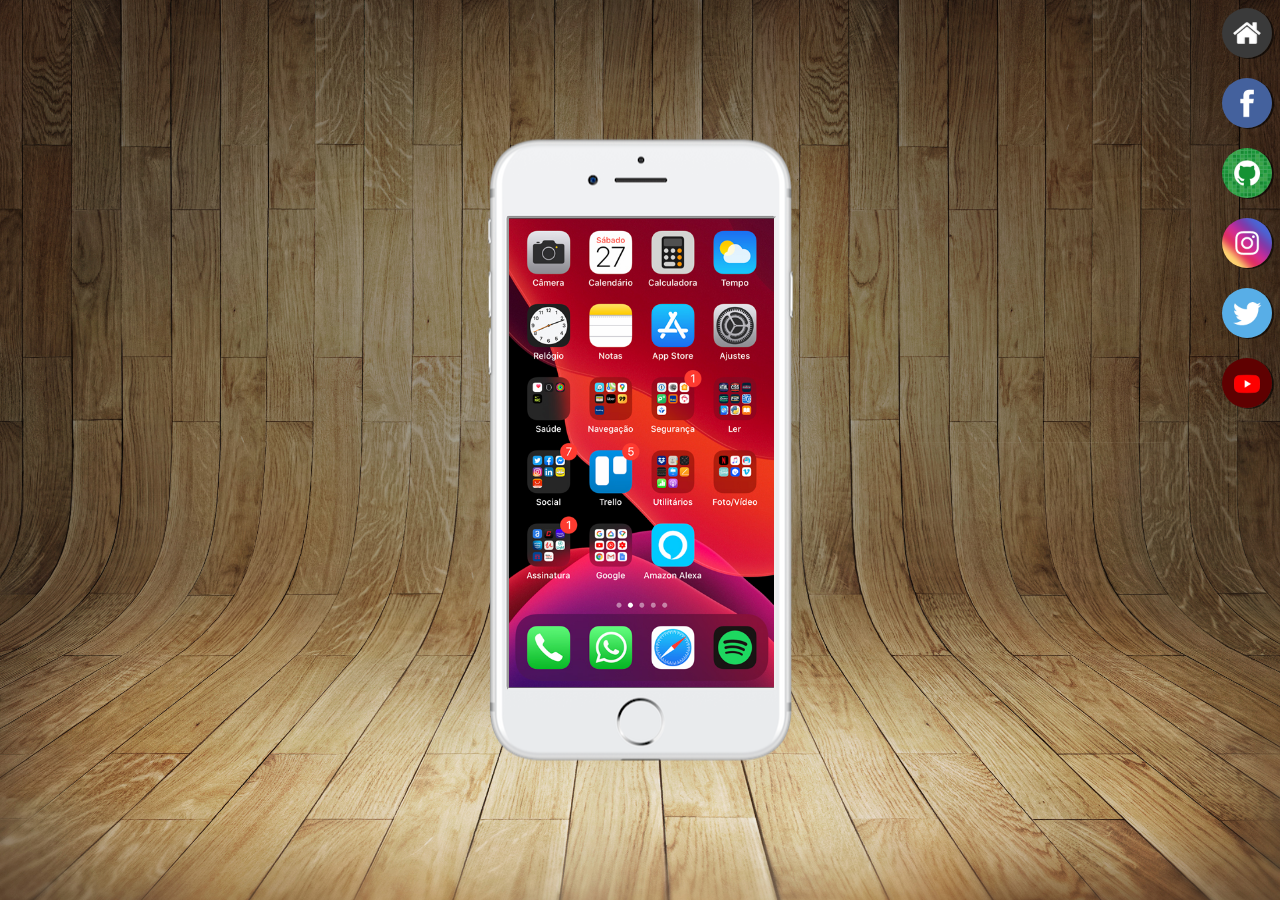
<file: index.html>
<!DOCTYPE html>
<html lang="pt-BR">
<head>
    <meta charset="UTF-8">
    <meta name="viewport" content="width=device-width, initial-scale=1.0">
    <link rel="shortcut icon" href="favicon.ico" type="image/x-icon">
    <link rel="stylesheet" href="estilos/style.css">
    <title>Projeto Redes Sociais</title>
</head>
<body>
    <main>
        <section id="telefone">
            <iframe src="home.html" name="tela" id="tela"></iframe>
        </section>
        <section id="redes-sociais">
            <a href="home.html" target="tela"><img src="imagens/logo-home.jpg" alt="Home"></a><br>
            <a href="facebook.html" target="tela"><img src="imagens/logo-facebook.jpg" alt="Facebook"></a><br>
            <a href="github.html" target="tela"><img src="imagens/logo-github.jpg" alt="Github"></a><br>
            <a href="instagram.html" target="tela"><img src="imagens/logo-instagram.jpg" alt="Instragram"></a><br>
            <a href="twitter.html" target="tela"><img src="imagens/logo-twitter.jpg" alt="Twitter"></a><br>
            <a href="youtube.html" target="tela"><img src="imagens/logo-youtube.jpg" alt="Youtube"></a>
        </section>
    </main>
</body>
</html>
</file>
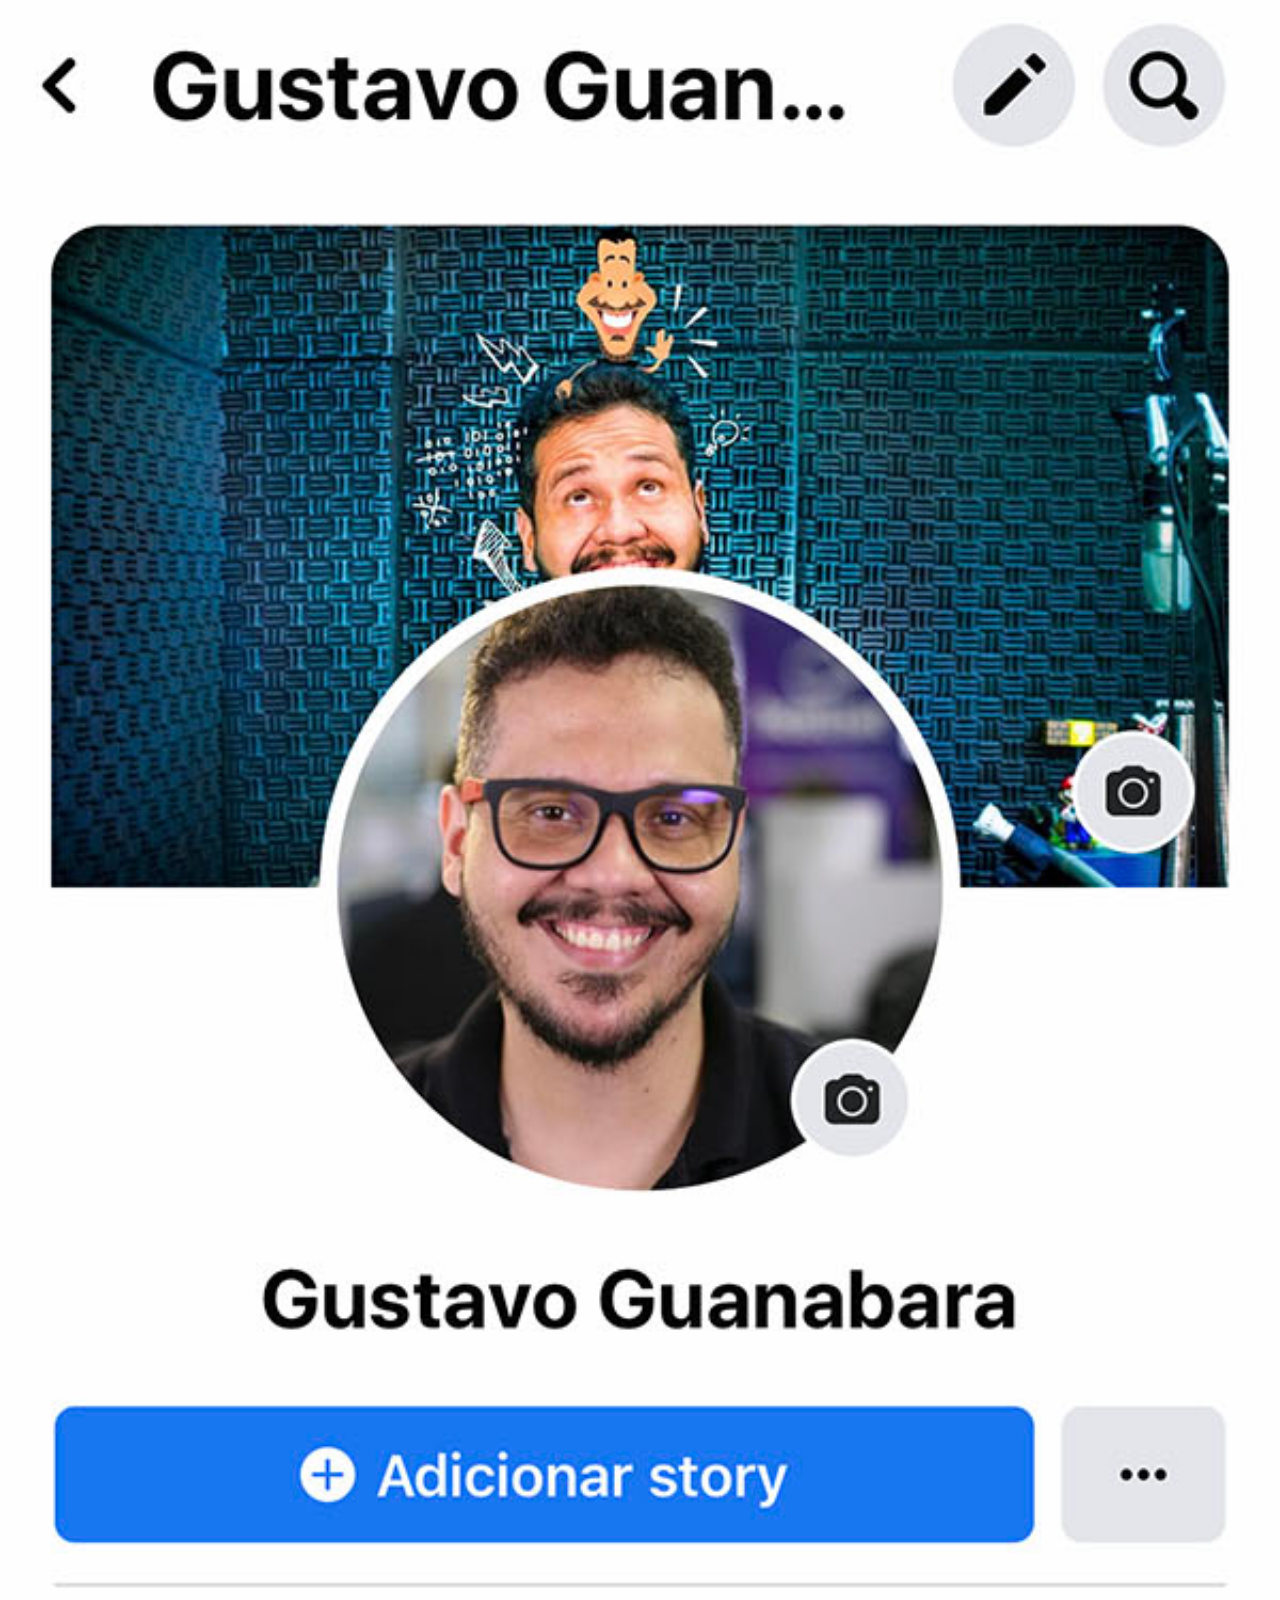
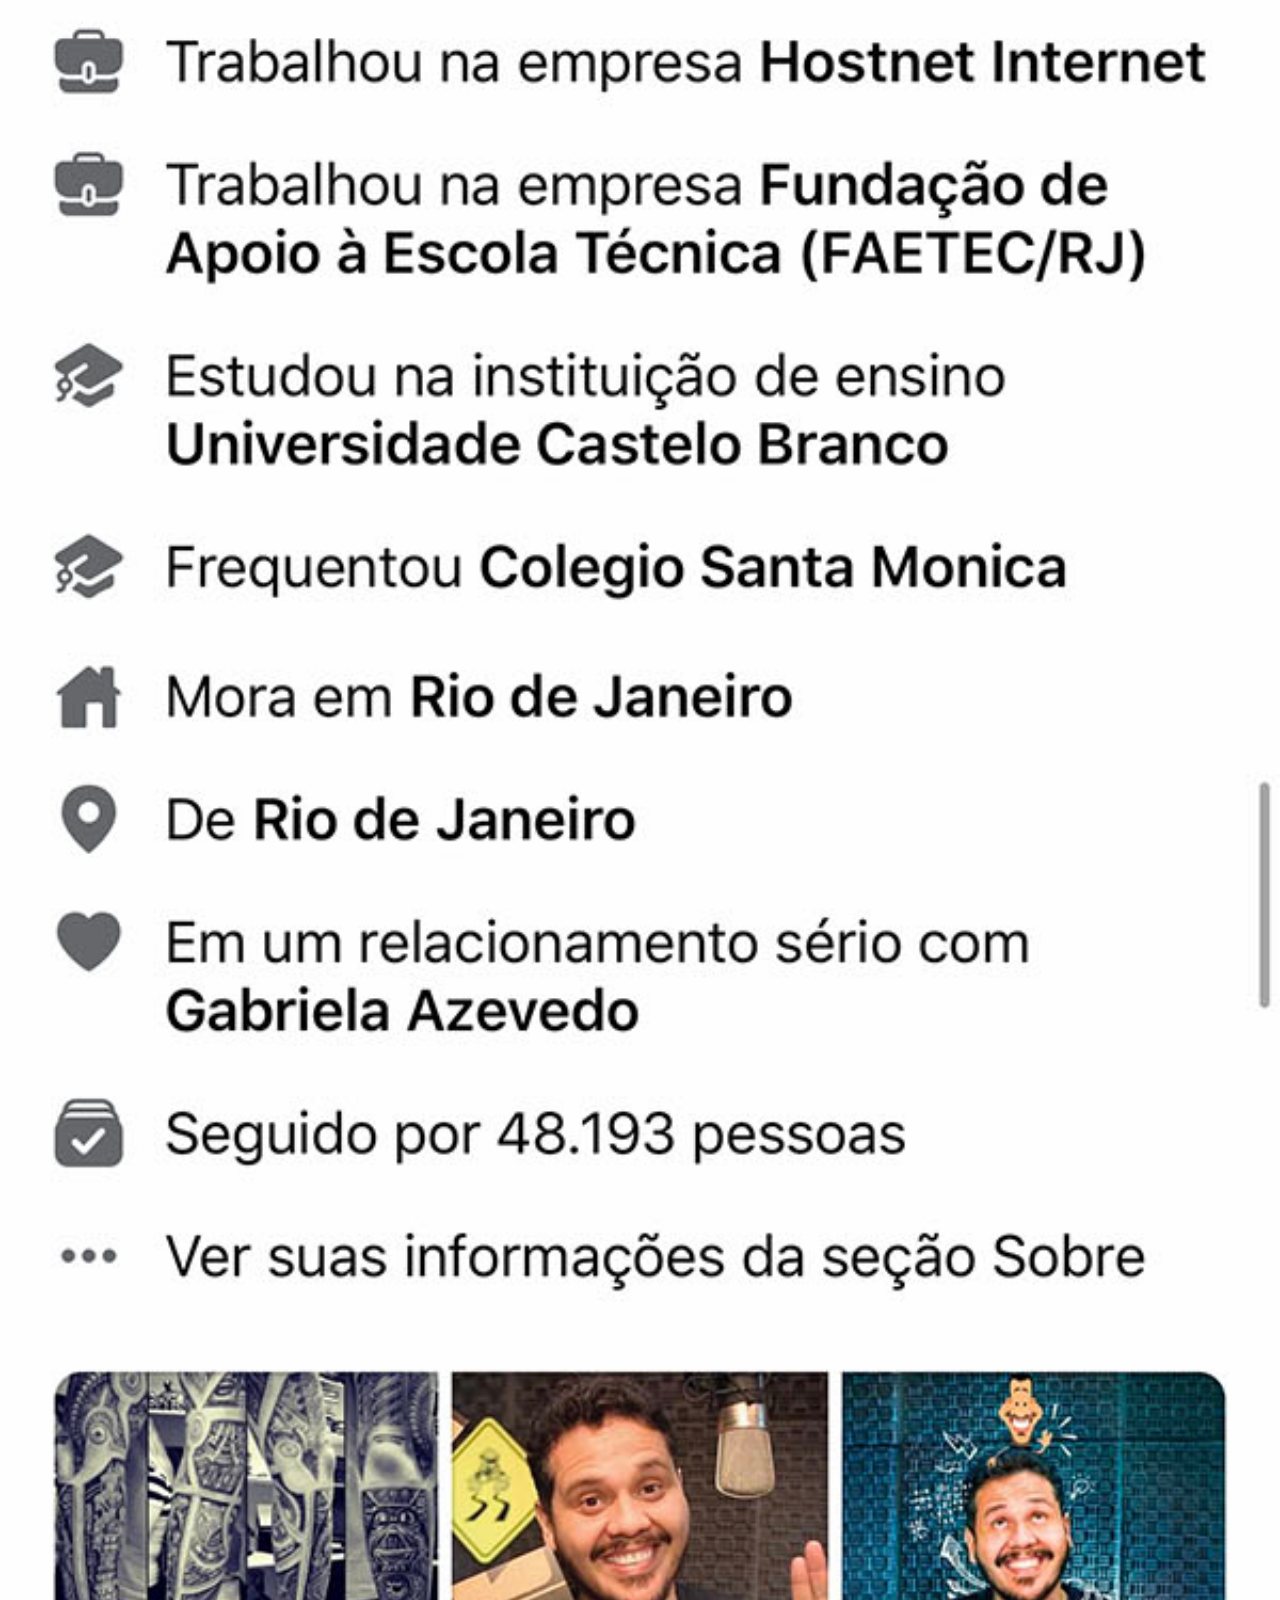
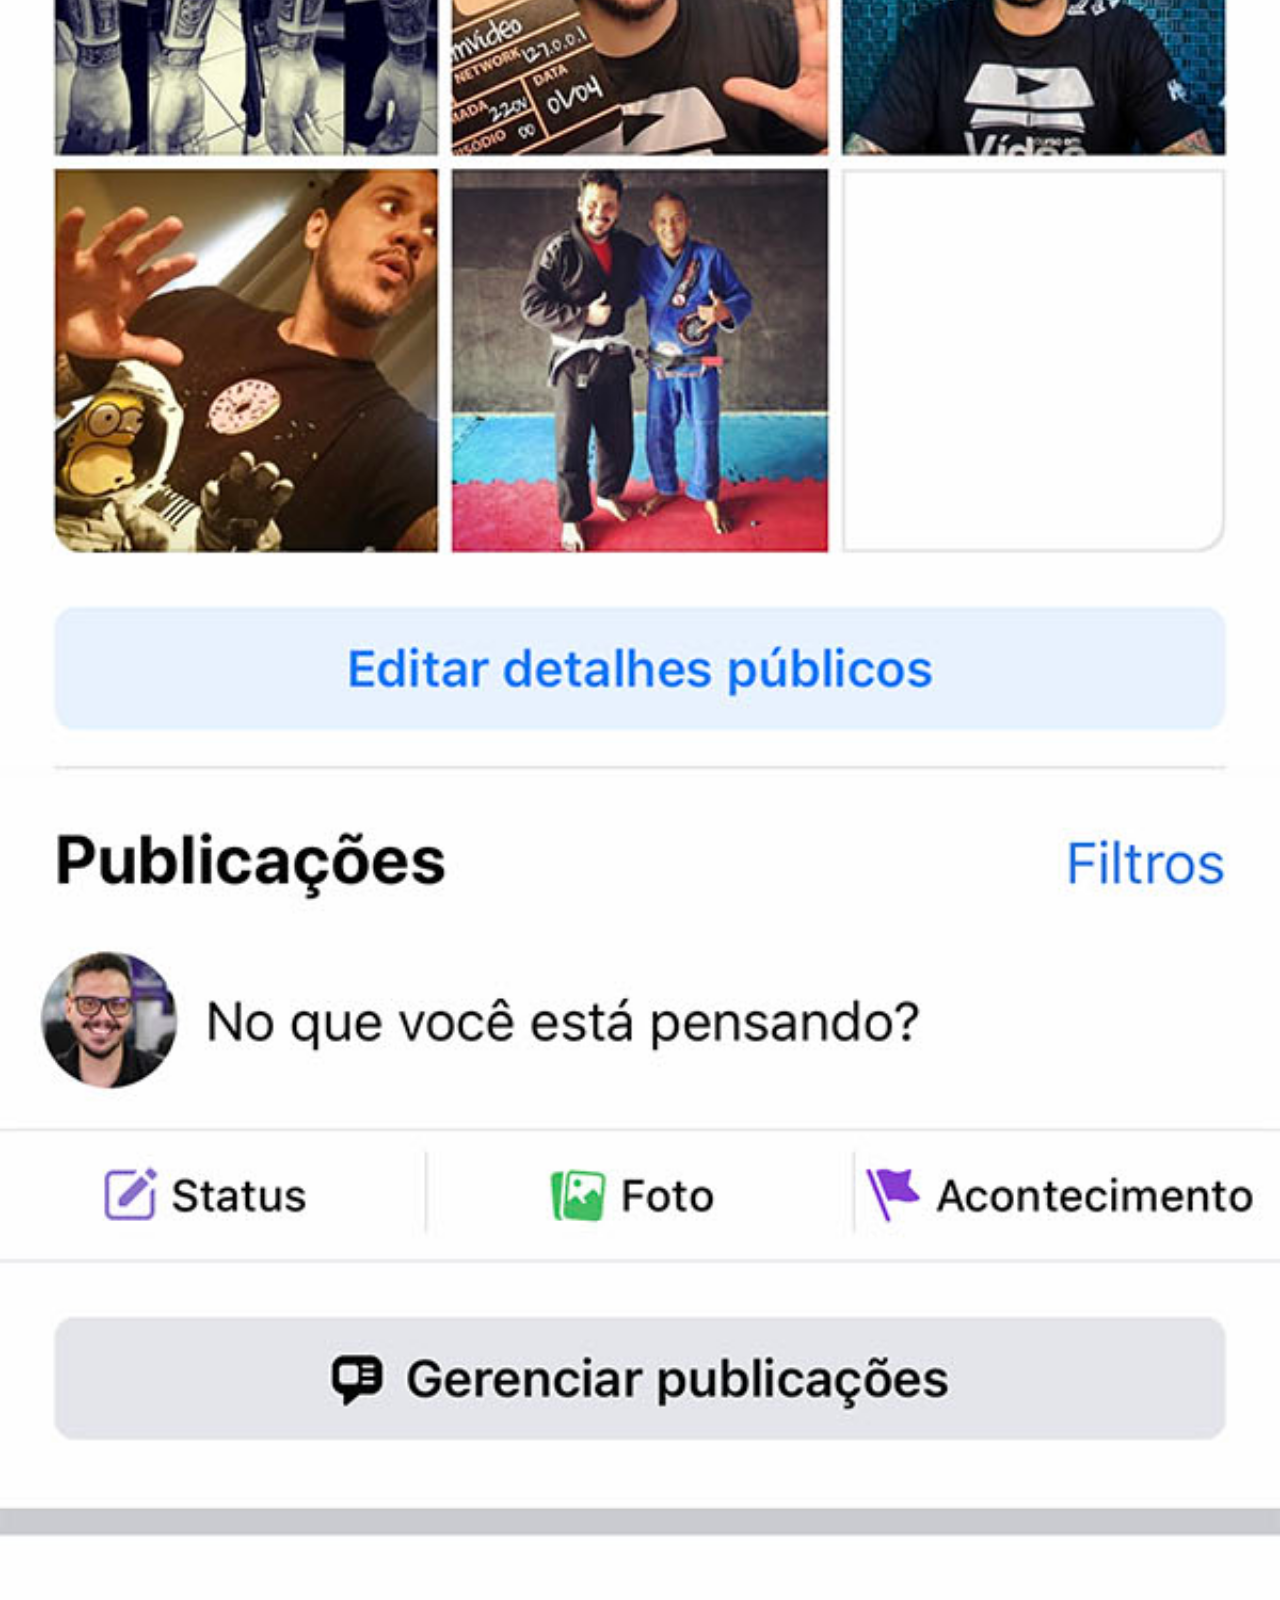
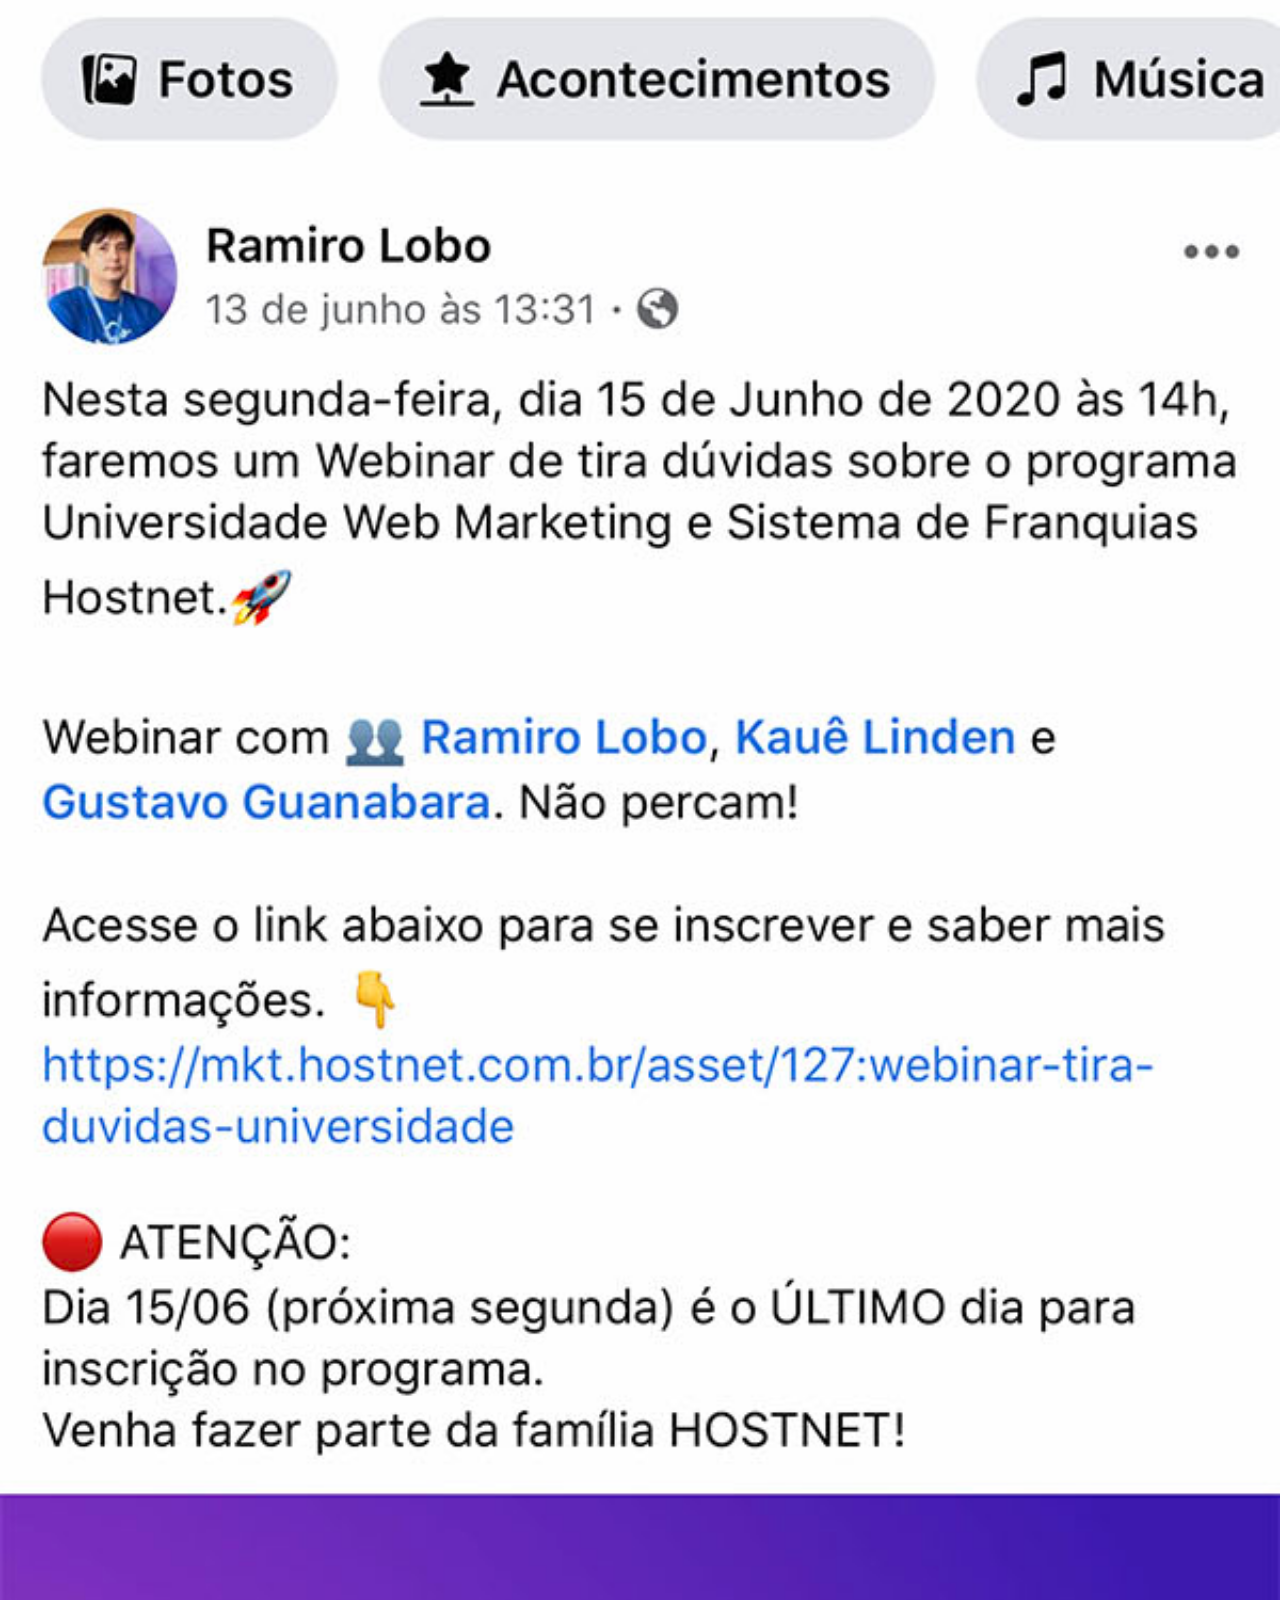
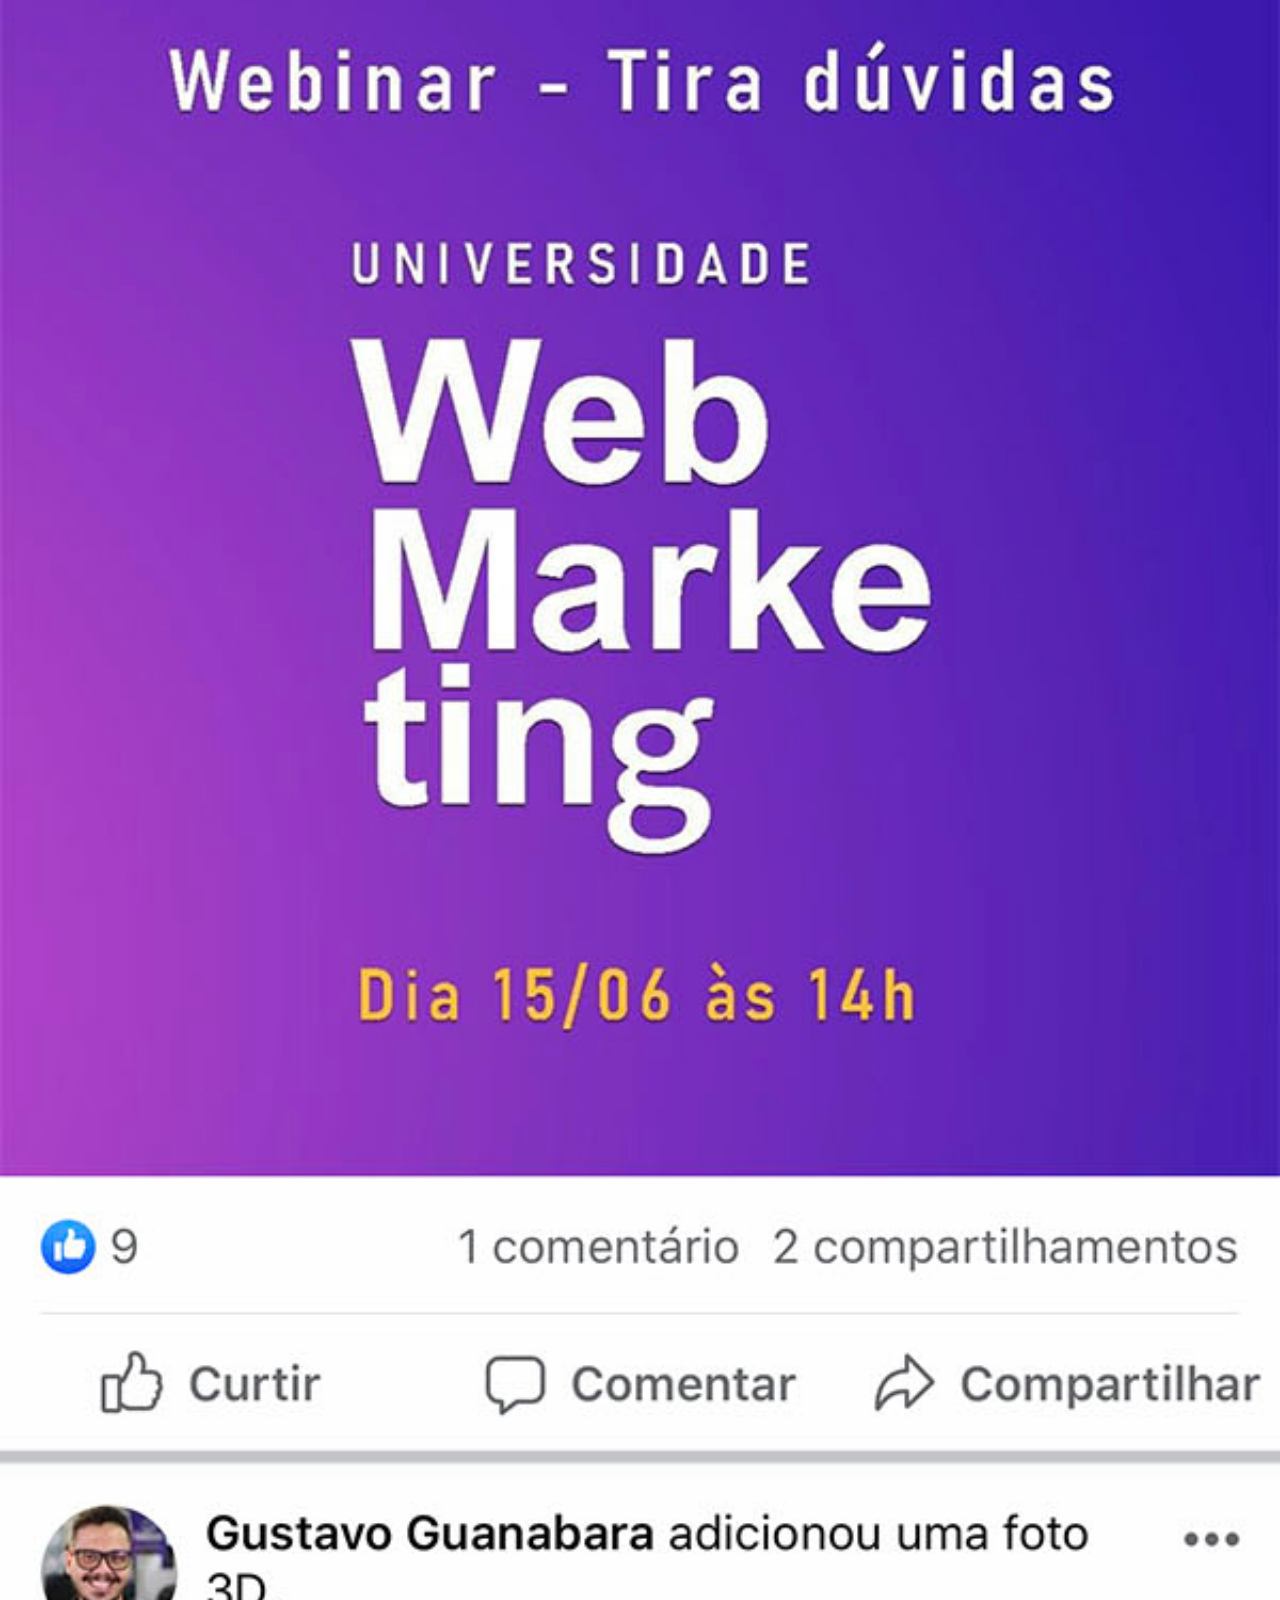
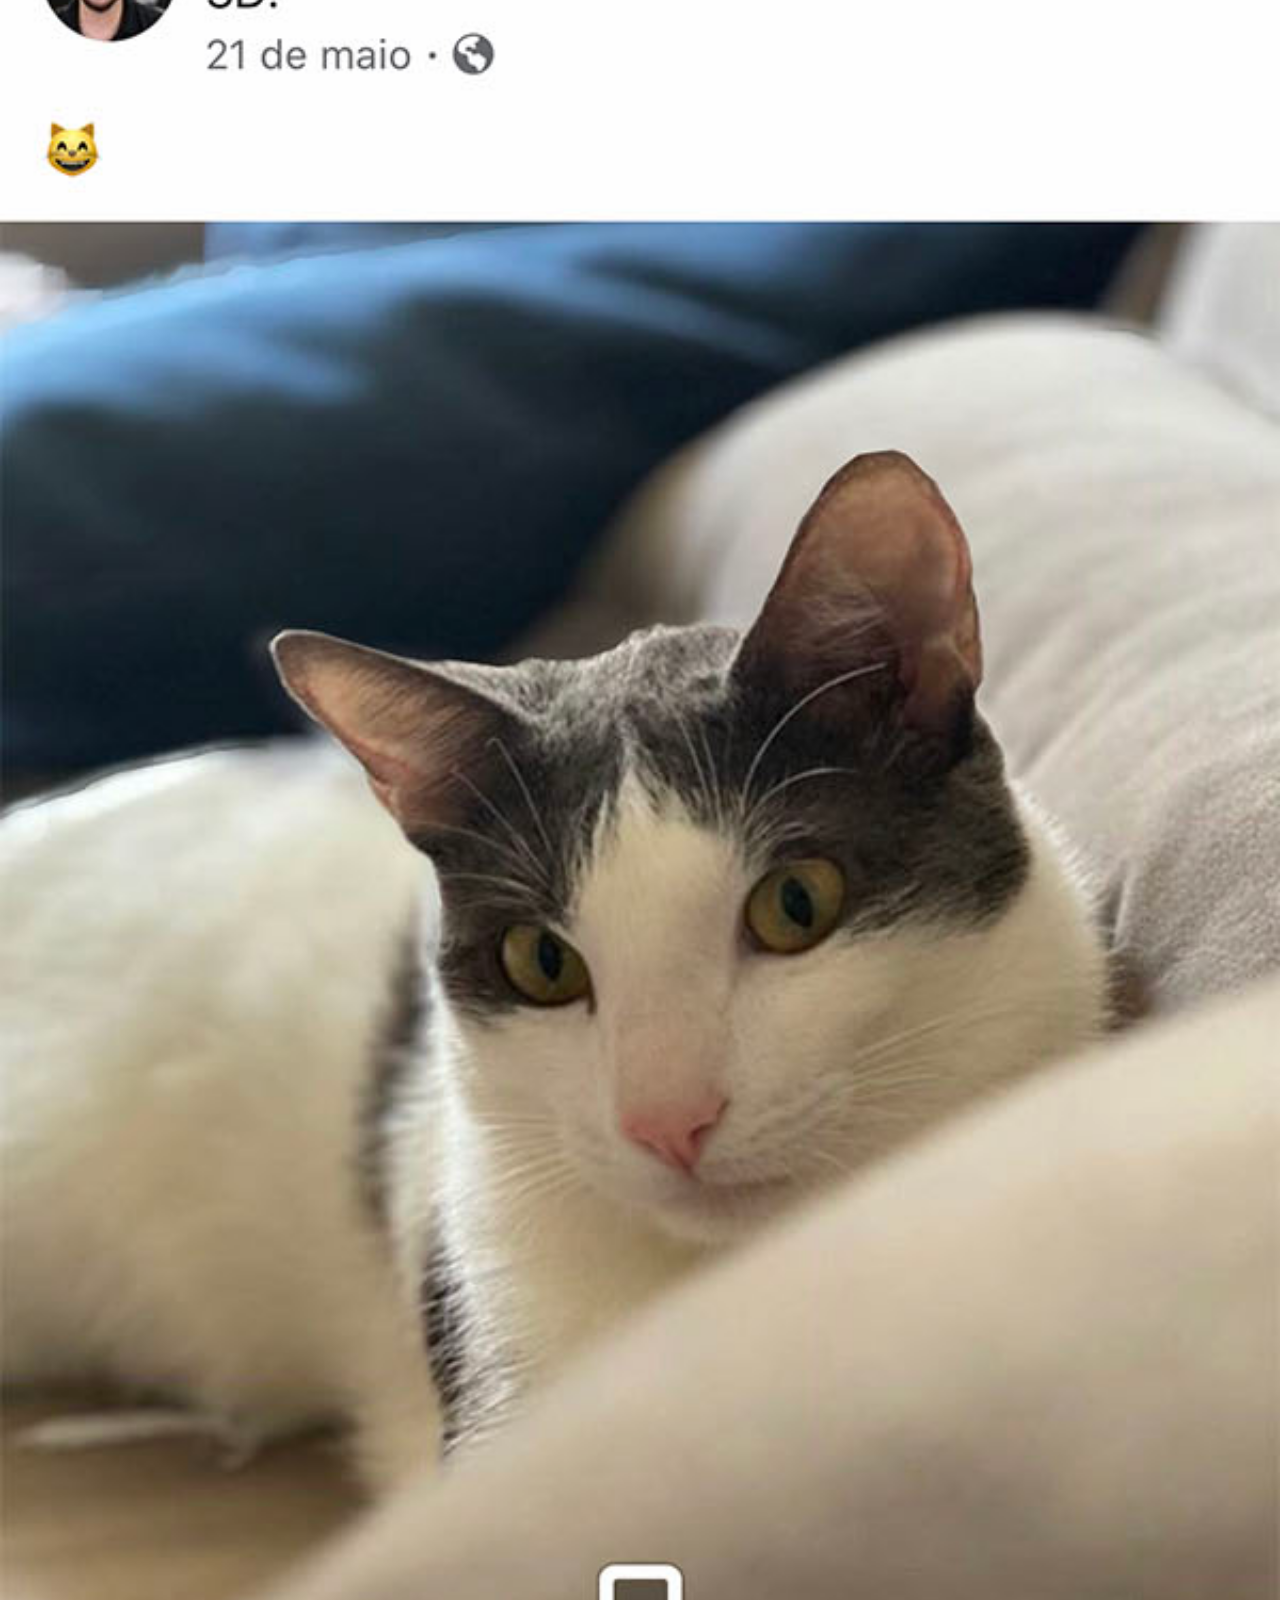
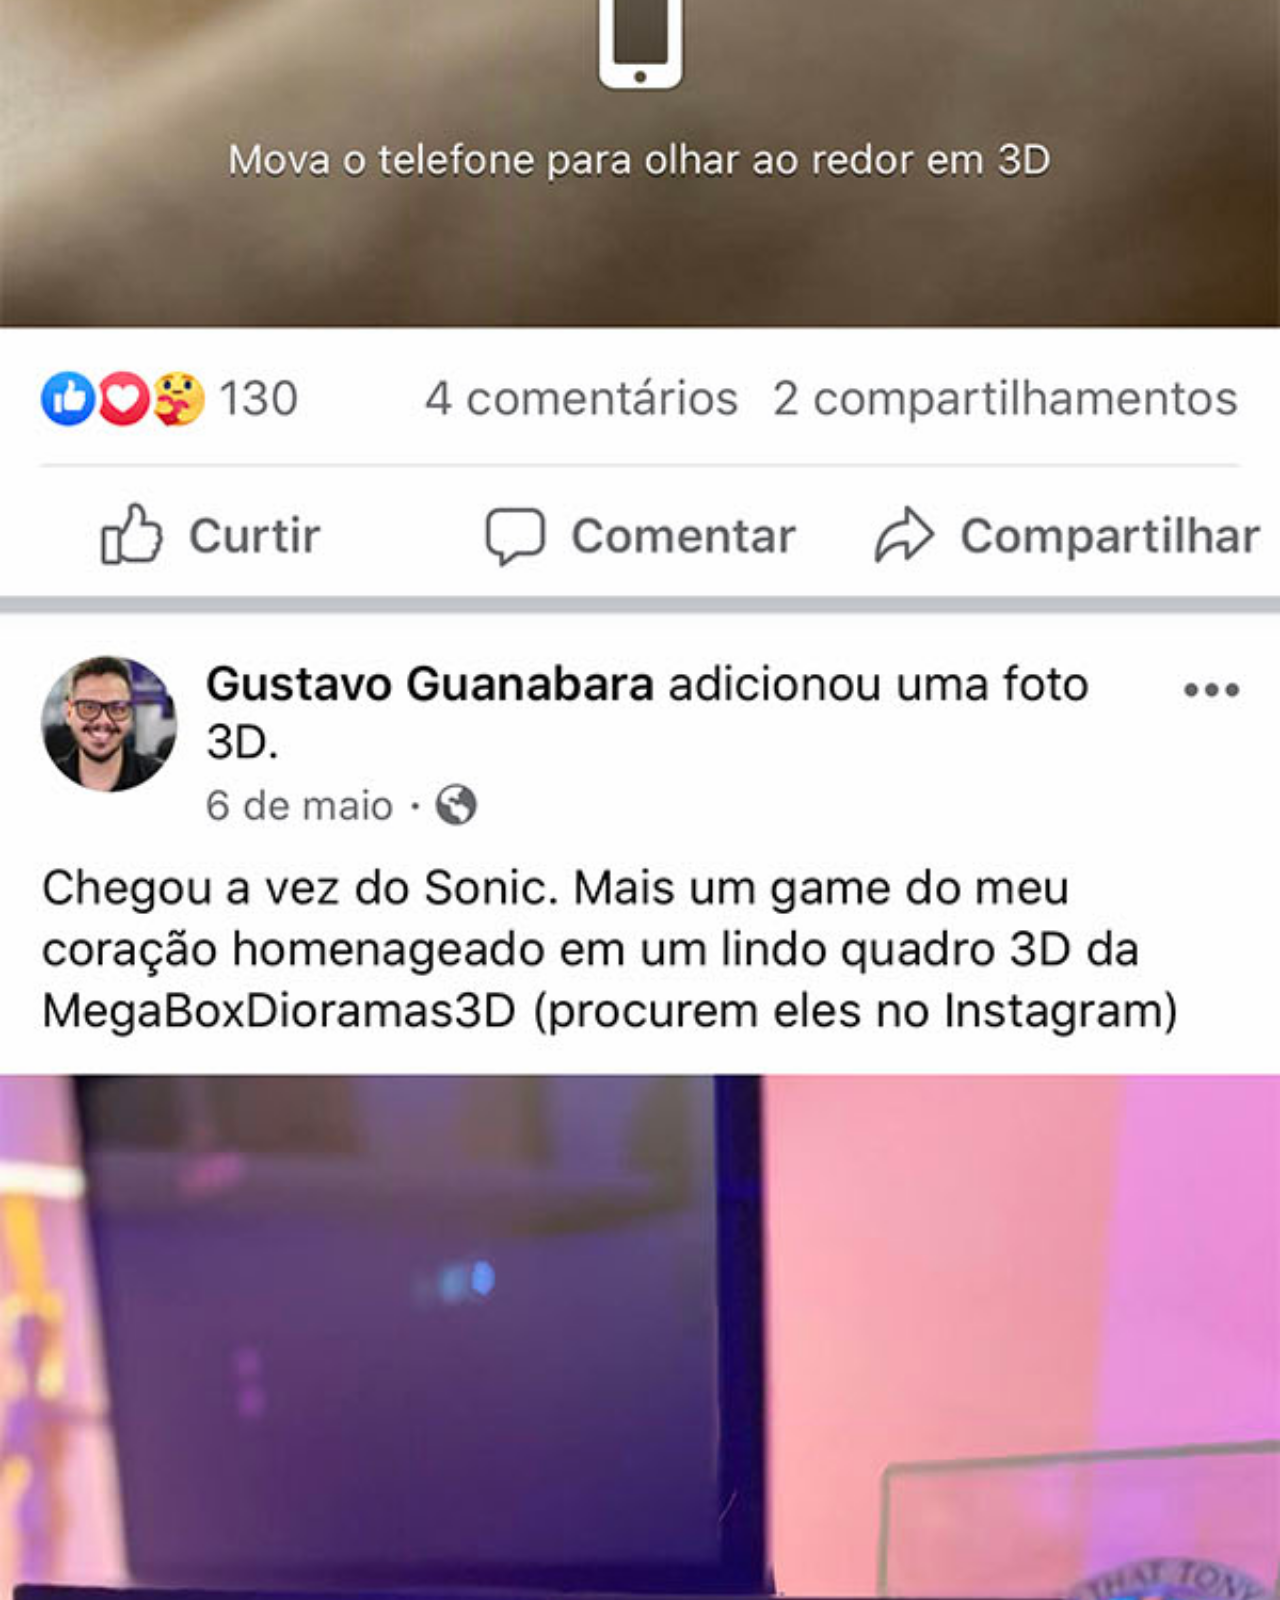
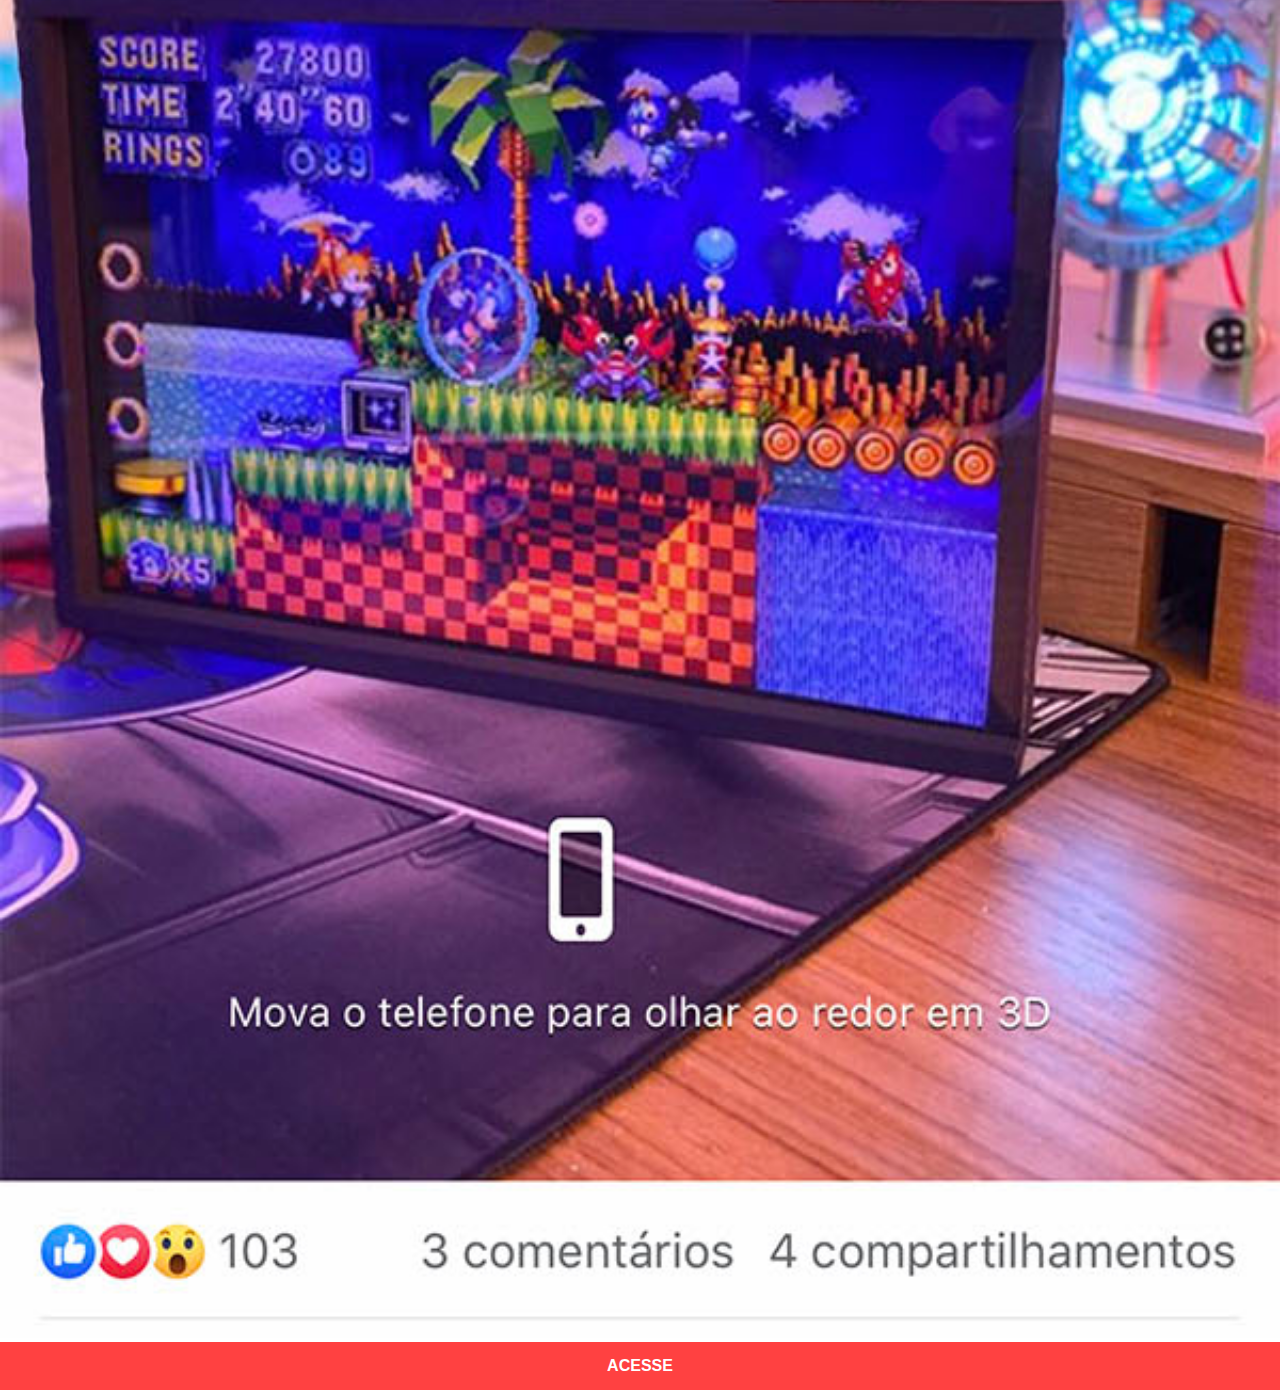
<file: facebook.html>
<!DOCTYPE html>
<html lang="pt-BR">
<head>
    <meta charset="UTF-8">
    <meta name="viewport" content="width=device-width, initial-scale=1.0">
    <title>Facebook</title>
    <link rel="stylesheet" href="estilos/social.css">
</head>
<body>
    <img src="imagens/tela-facebook.jpg" alt="Facebook">
    <a href="https://www.facebook.com/gustavoguanabara" target="_blank">ACESSE</a>
</body>
</html>
</file>
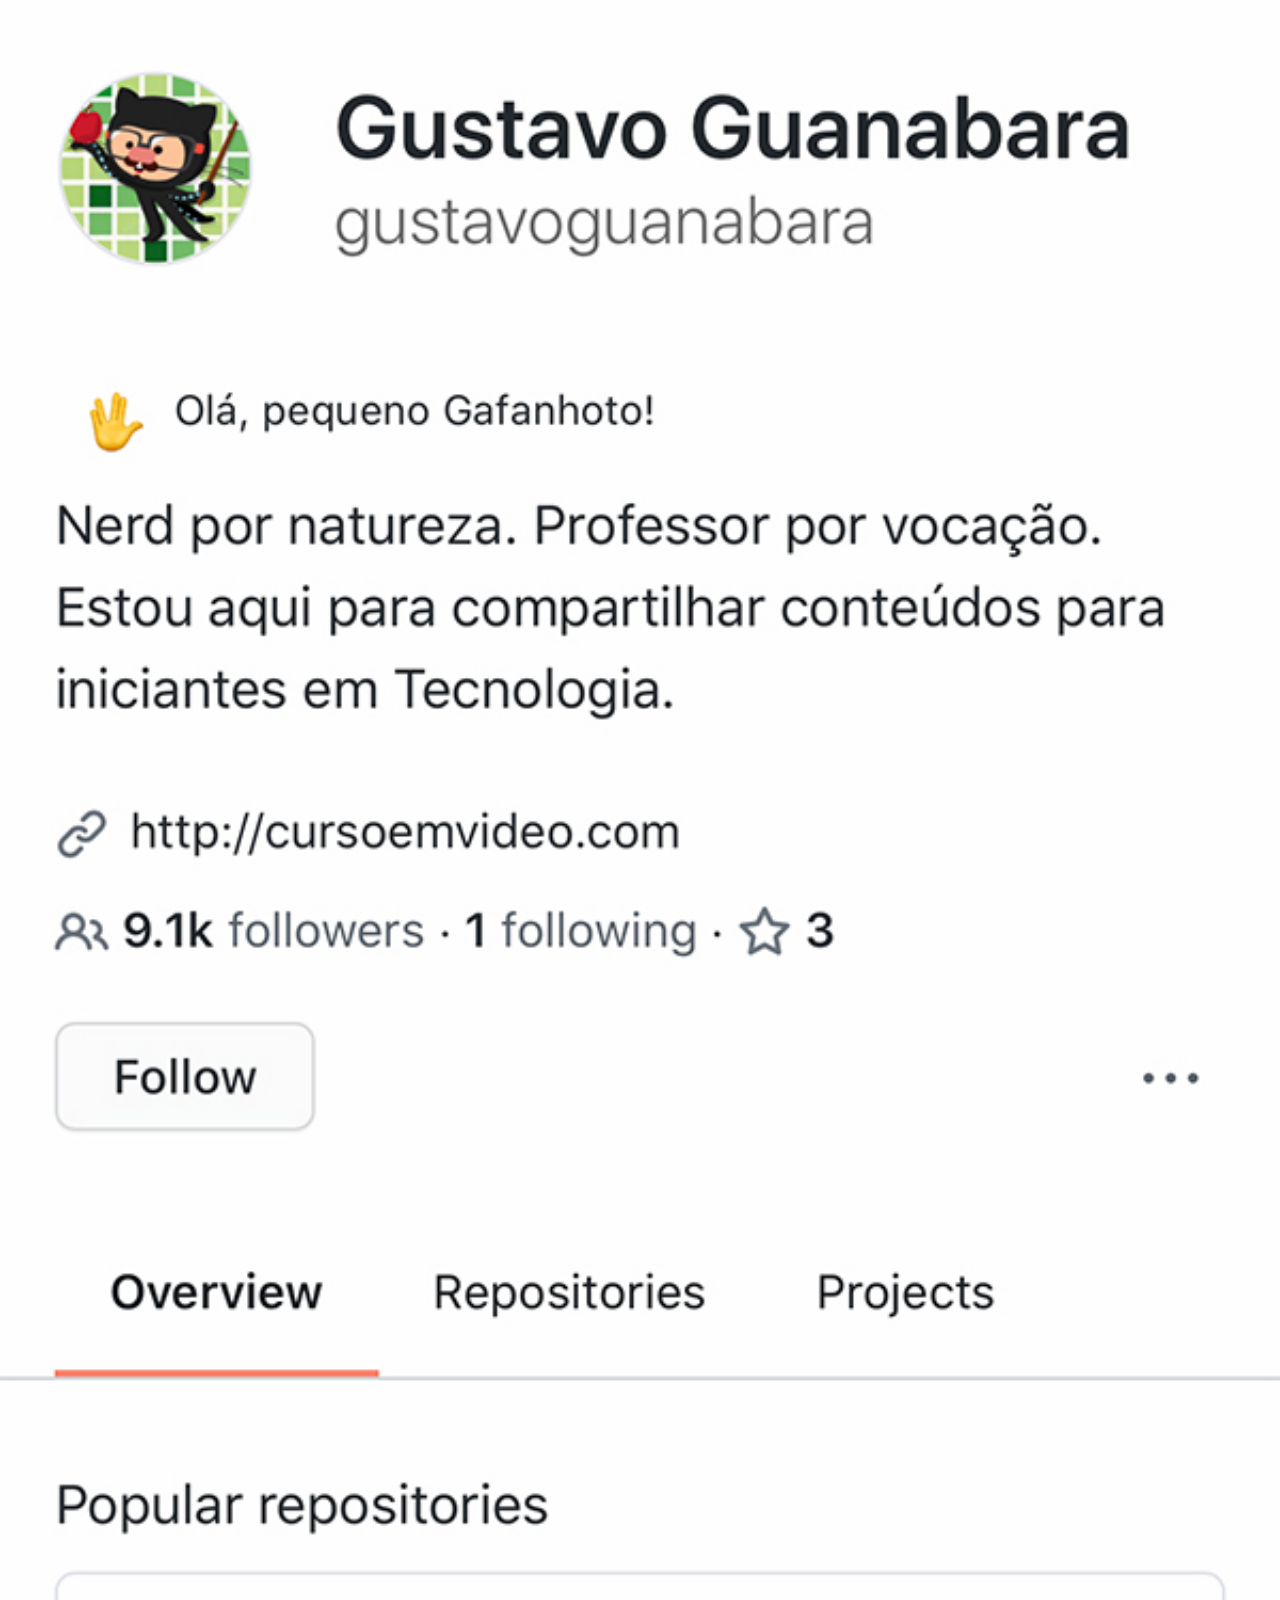
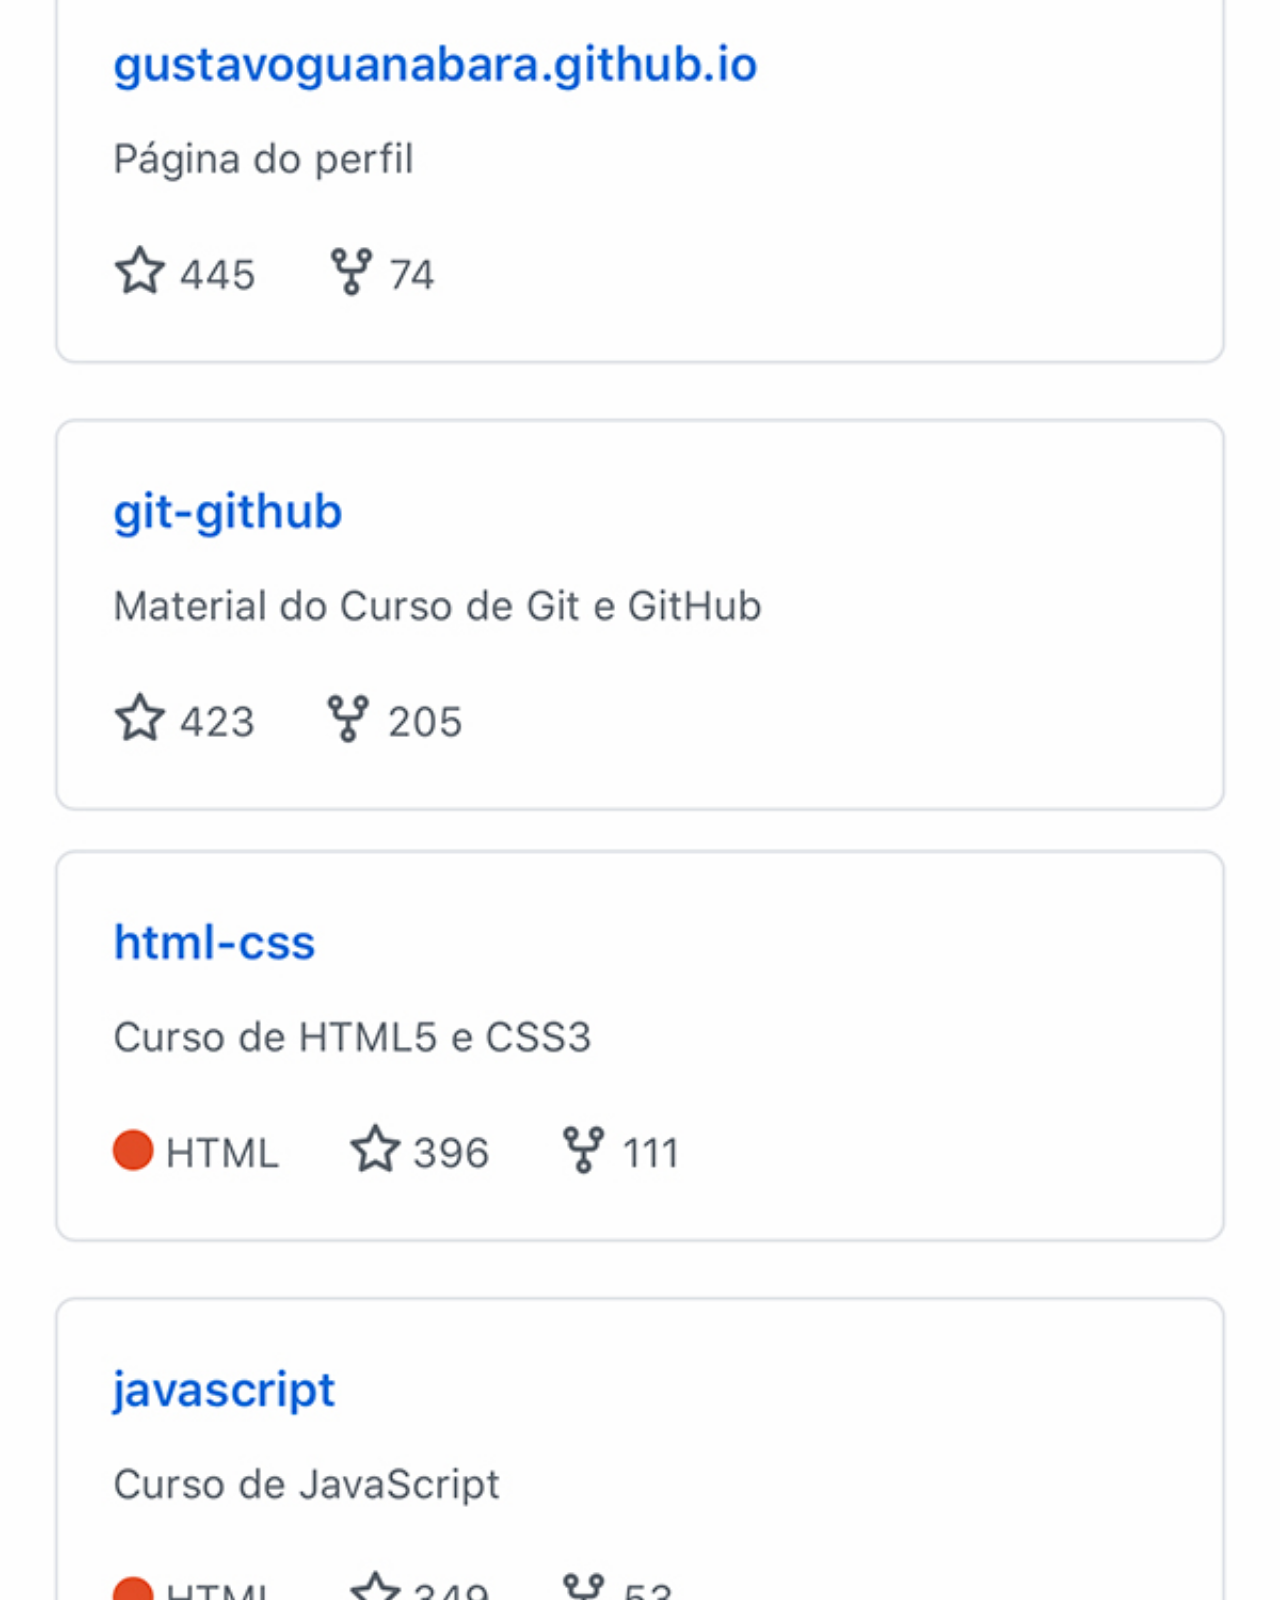
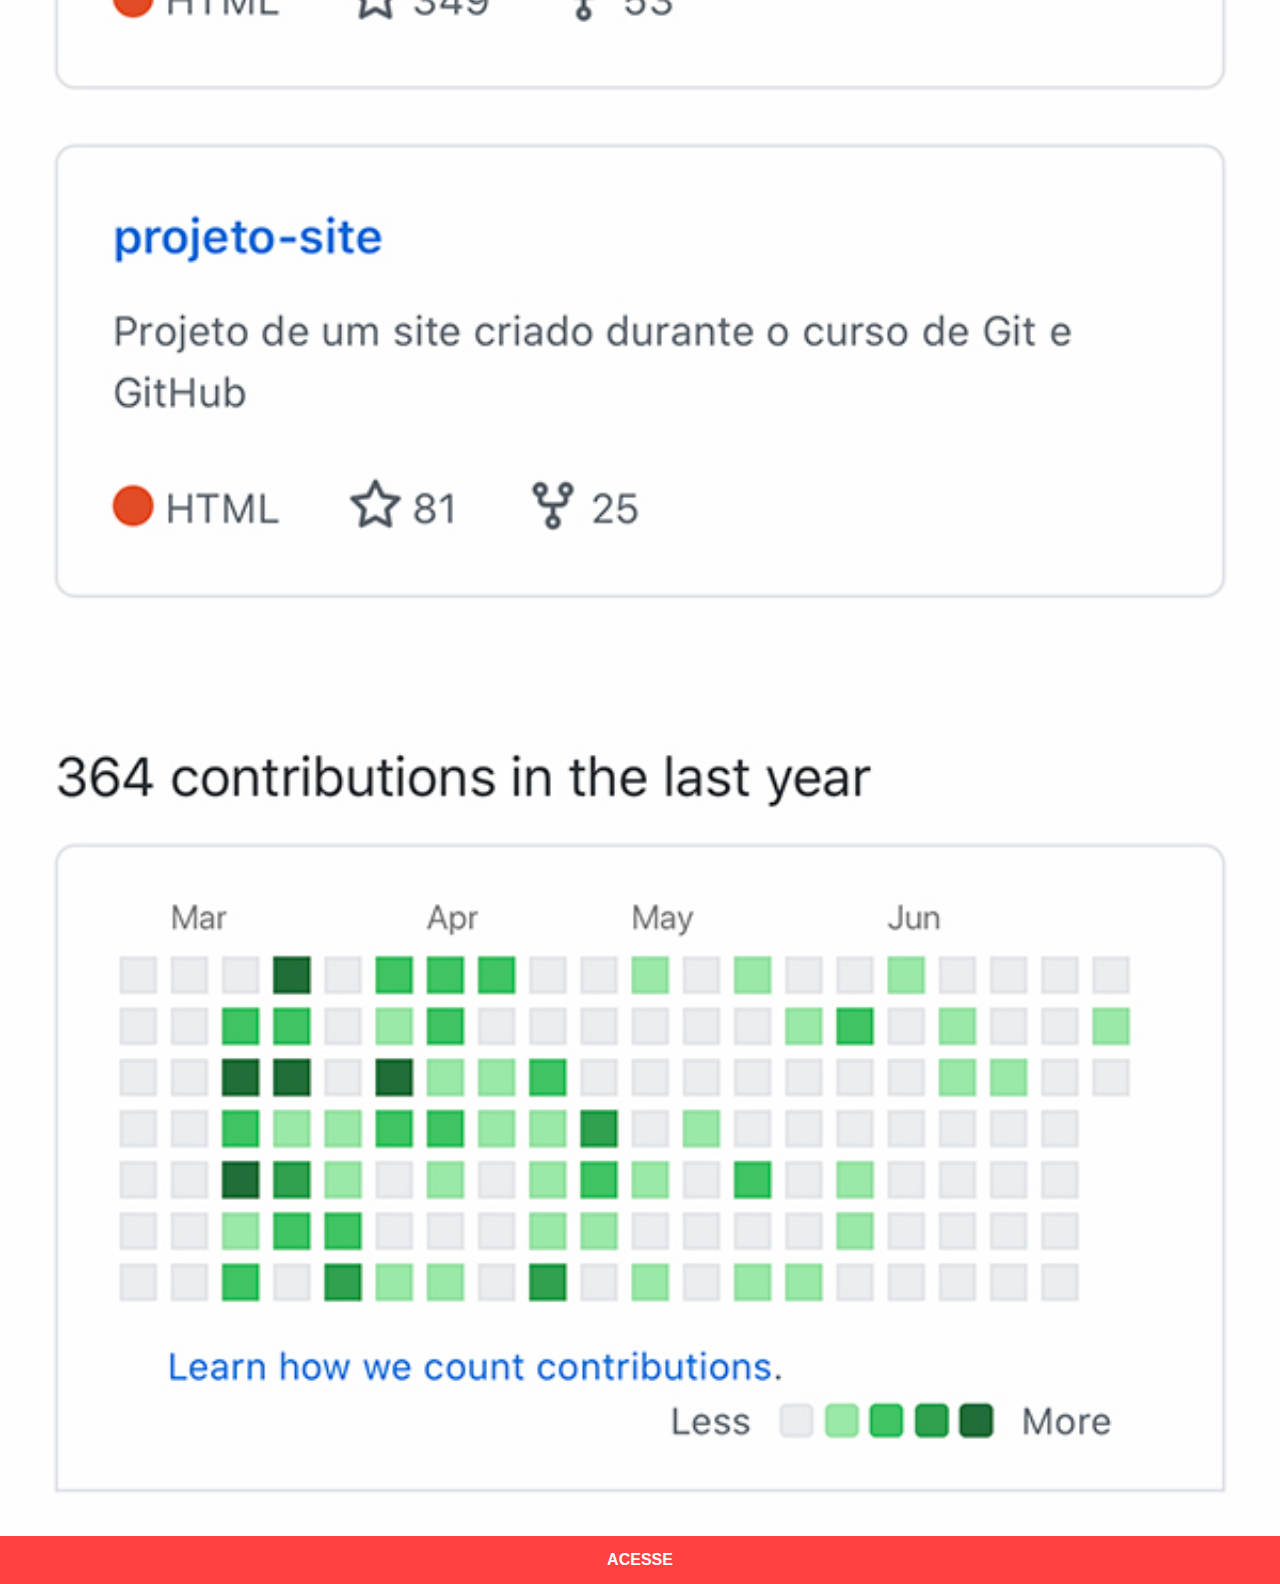
<file: github.html>
<!DOCTYPE html>
<html lang="pt-BR">
<head>
    <meta charset="UTF-8">
    <meta name="viewport" content="width=device-width, initial-scale=1.0">
    <title>GitHub</title>
    <link rel="stylesheet" href="estilos/social.css">
</head>
<body>
    <img src="imagens/tela-github.jpg" alt="GitHub">
    <a href="https://github.com/gustavoguanabara" target="_blank" target="_blank">ACESSE</a>
</body>
</html>
</file>
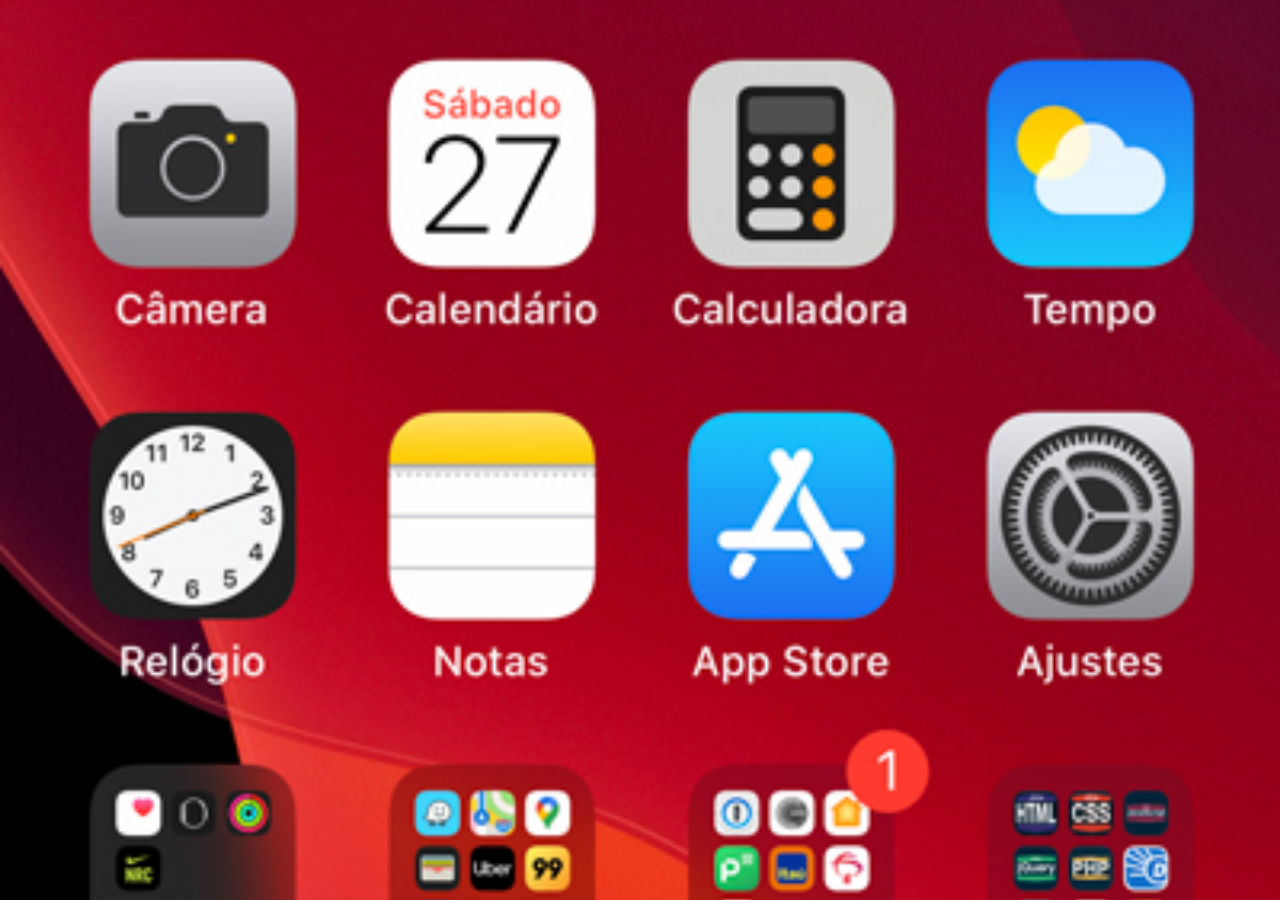
<file: home.html>
<!DOCTYPE html>
<html lang="pt-BR">
<head>
    <meta charset="UTF-8">
    <meta name="viewport" content="width=device-width, initial-scale=1.0">
    <title>Home</title>
    <style>
        *{
            margin: 0px;
            padding: 0px;
        }
        body{
            width: 100vw;
            height: 100vh;
            background: black url('imagens/tela-home.jpg');
            background-repeat: no-repeat;
            background-position:  top center;
            background-size: cover;
        }
    </style>
</head>
<body>
    
</body>
</html>
</file>
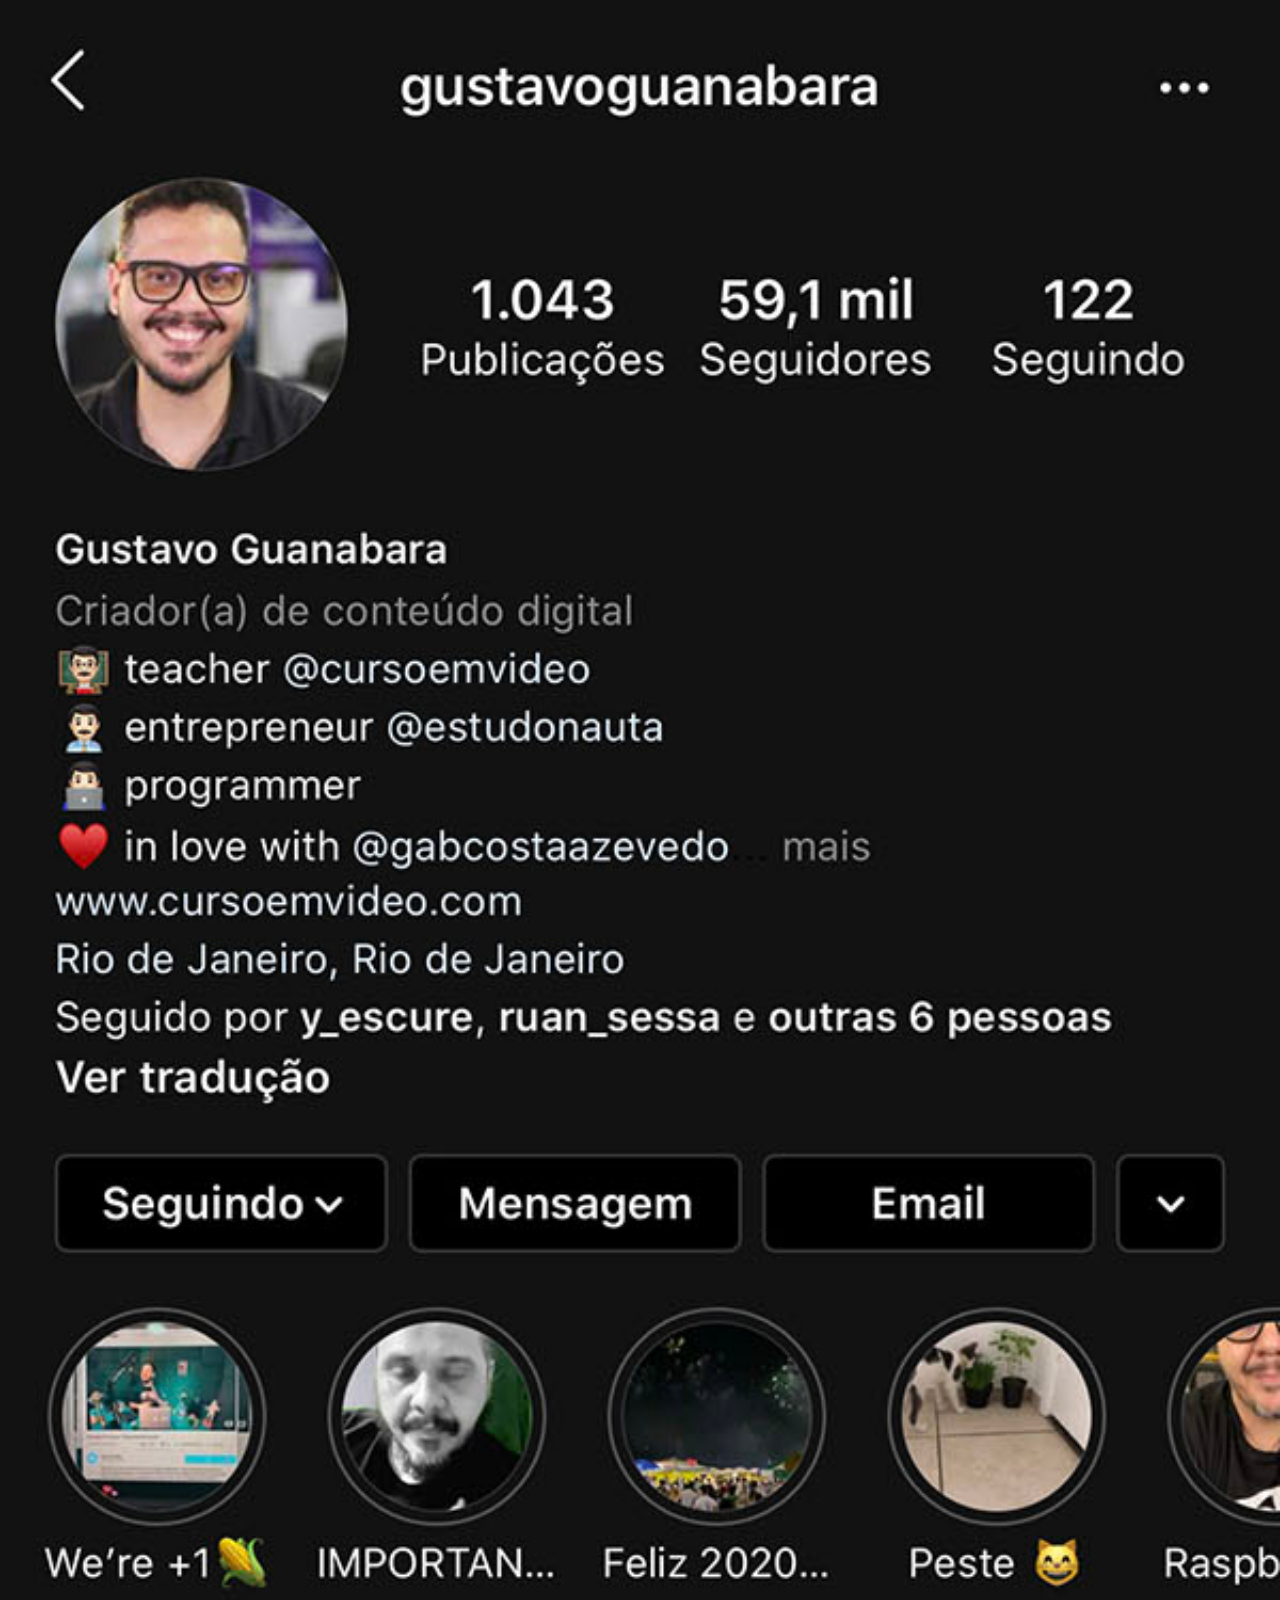
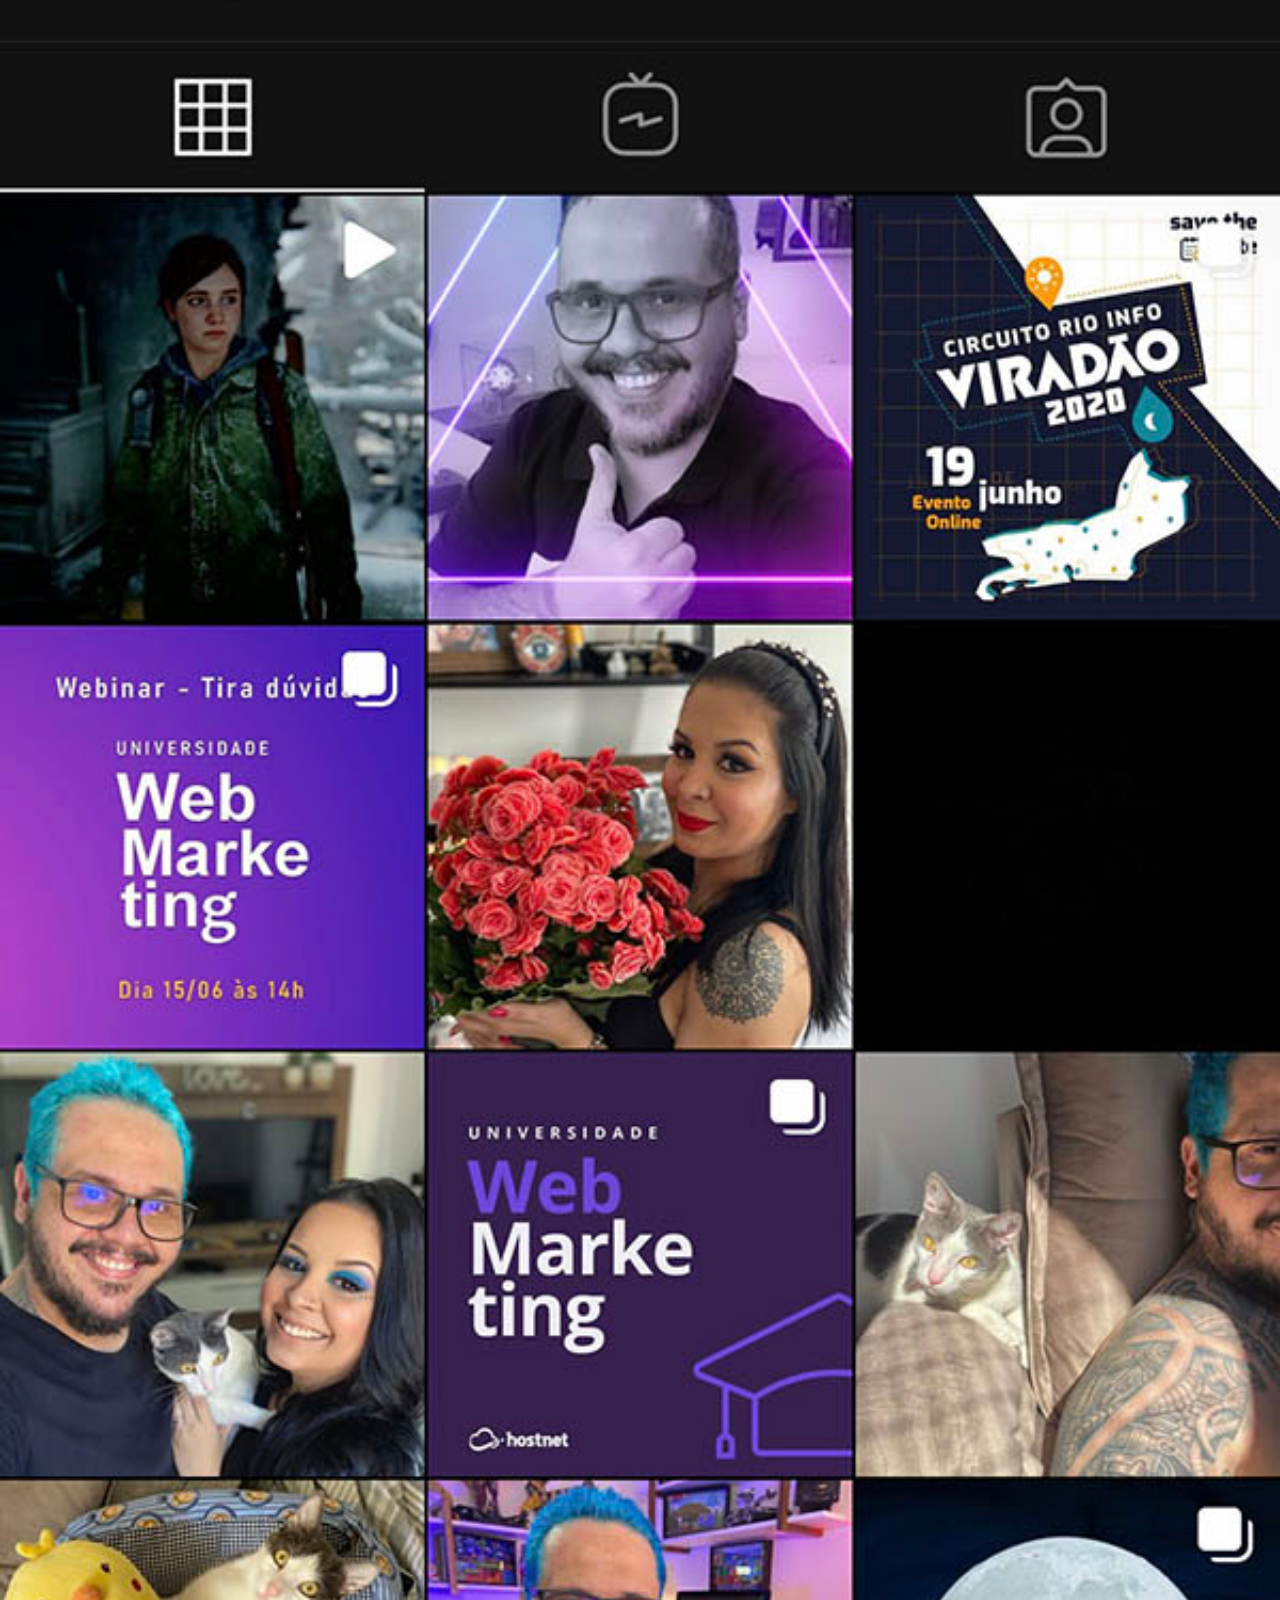
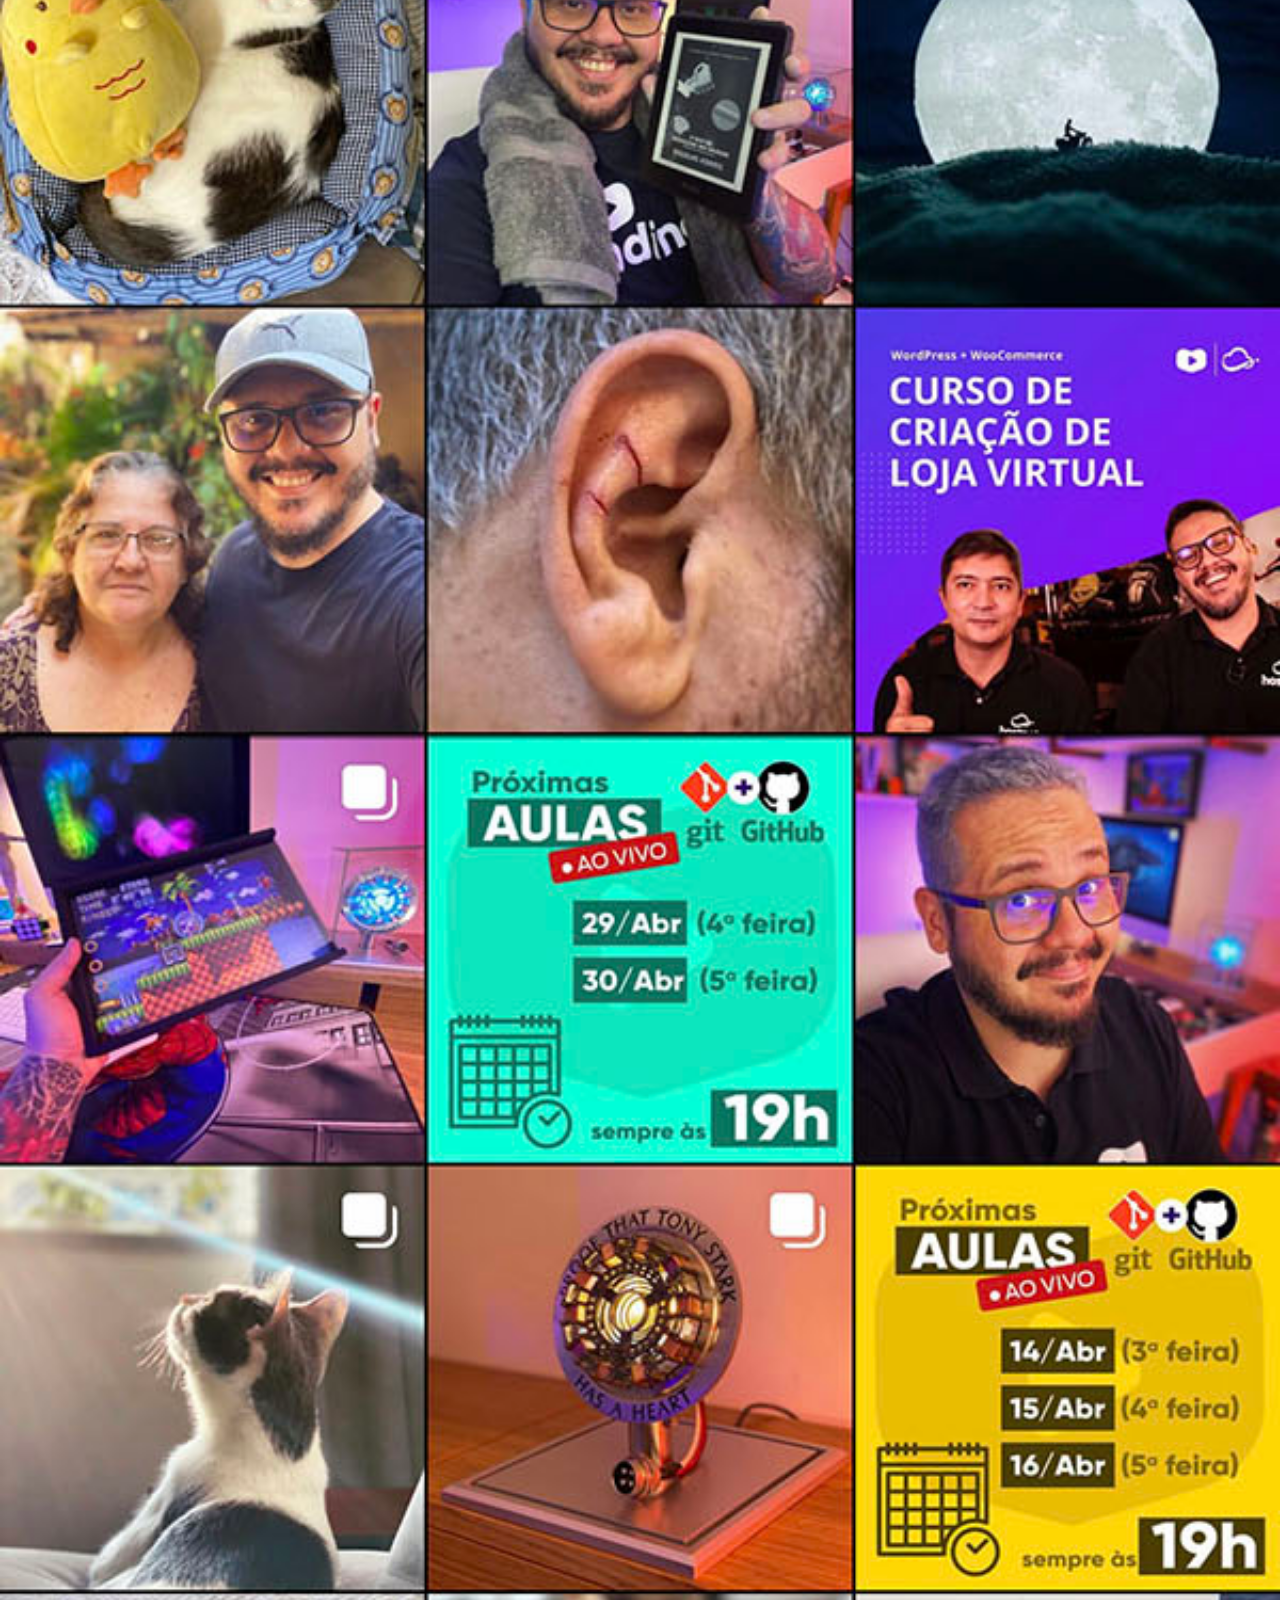
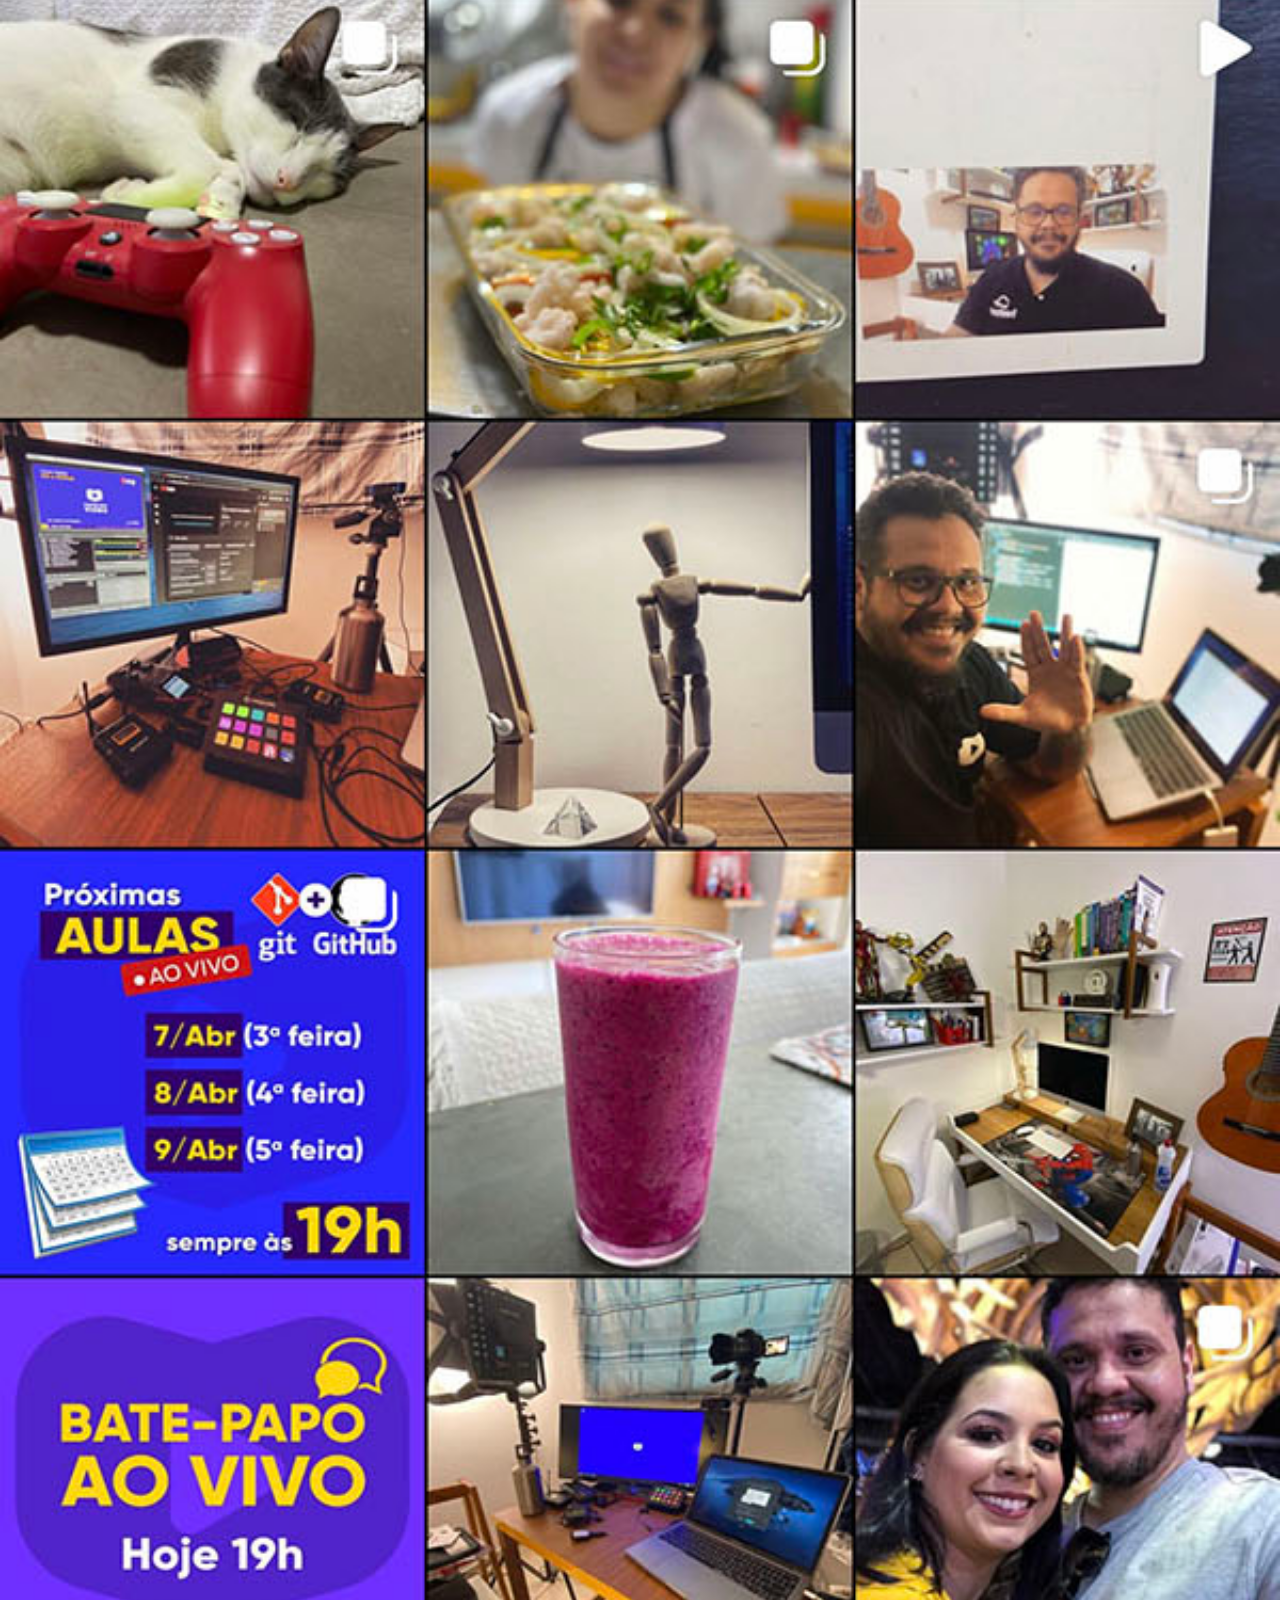
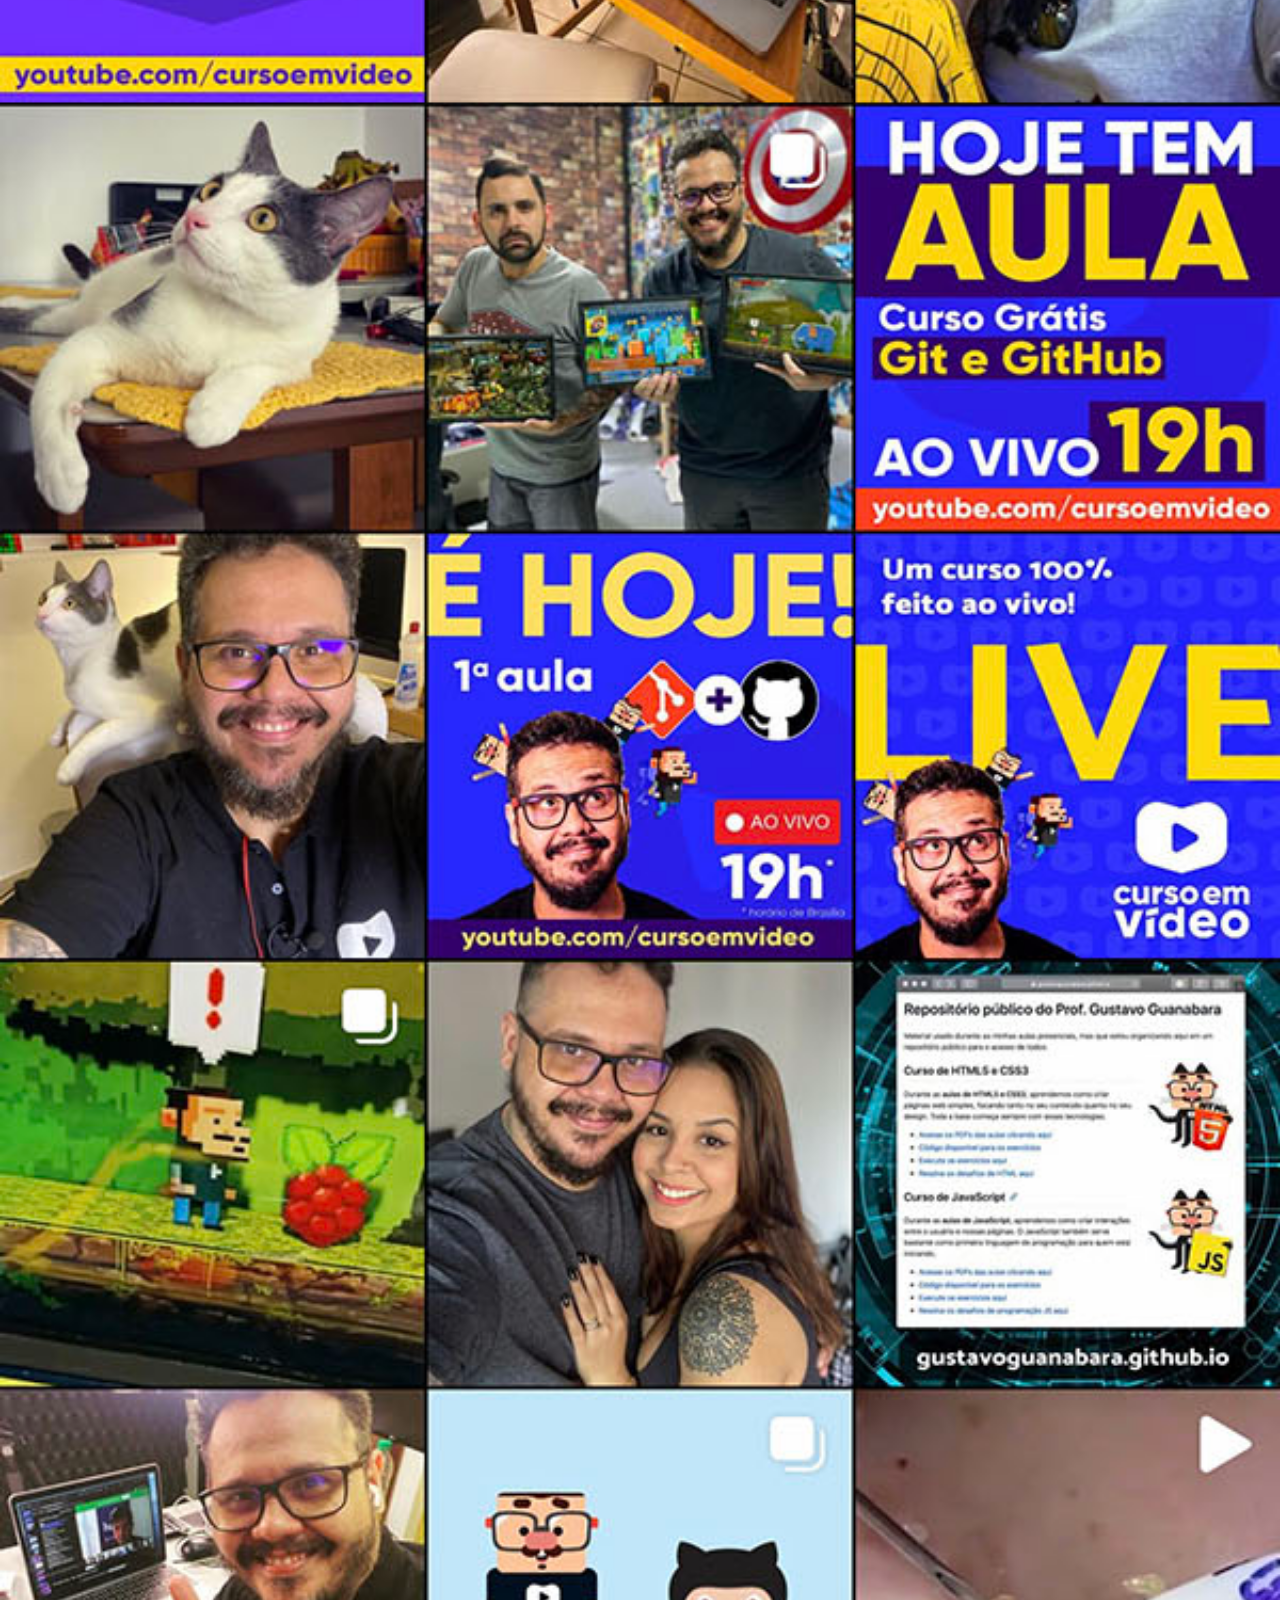
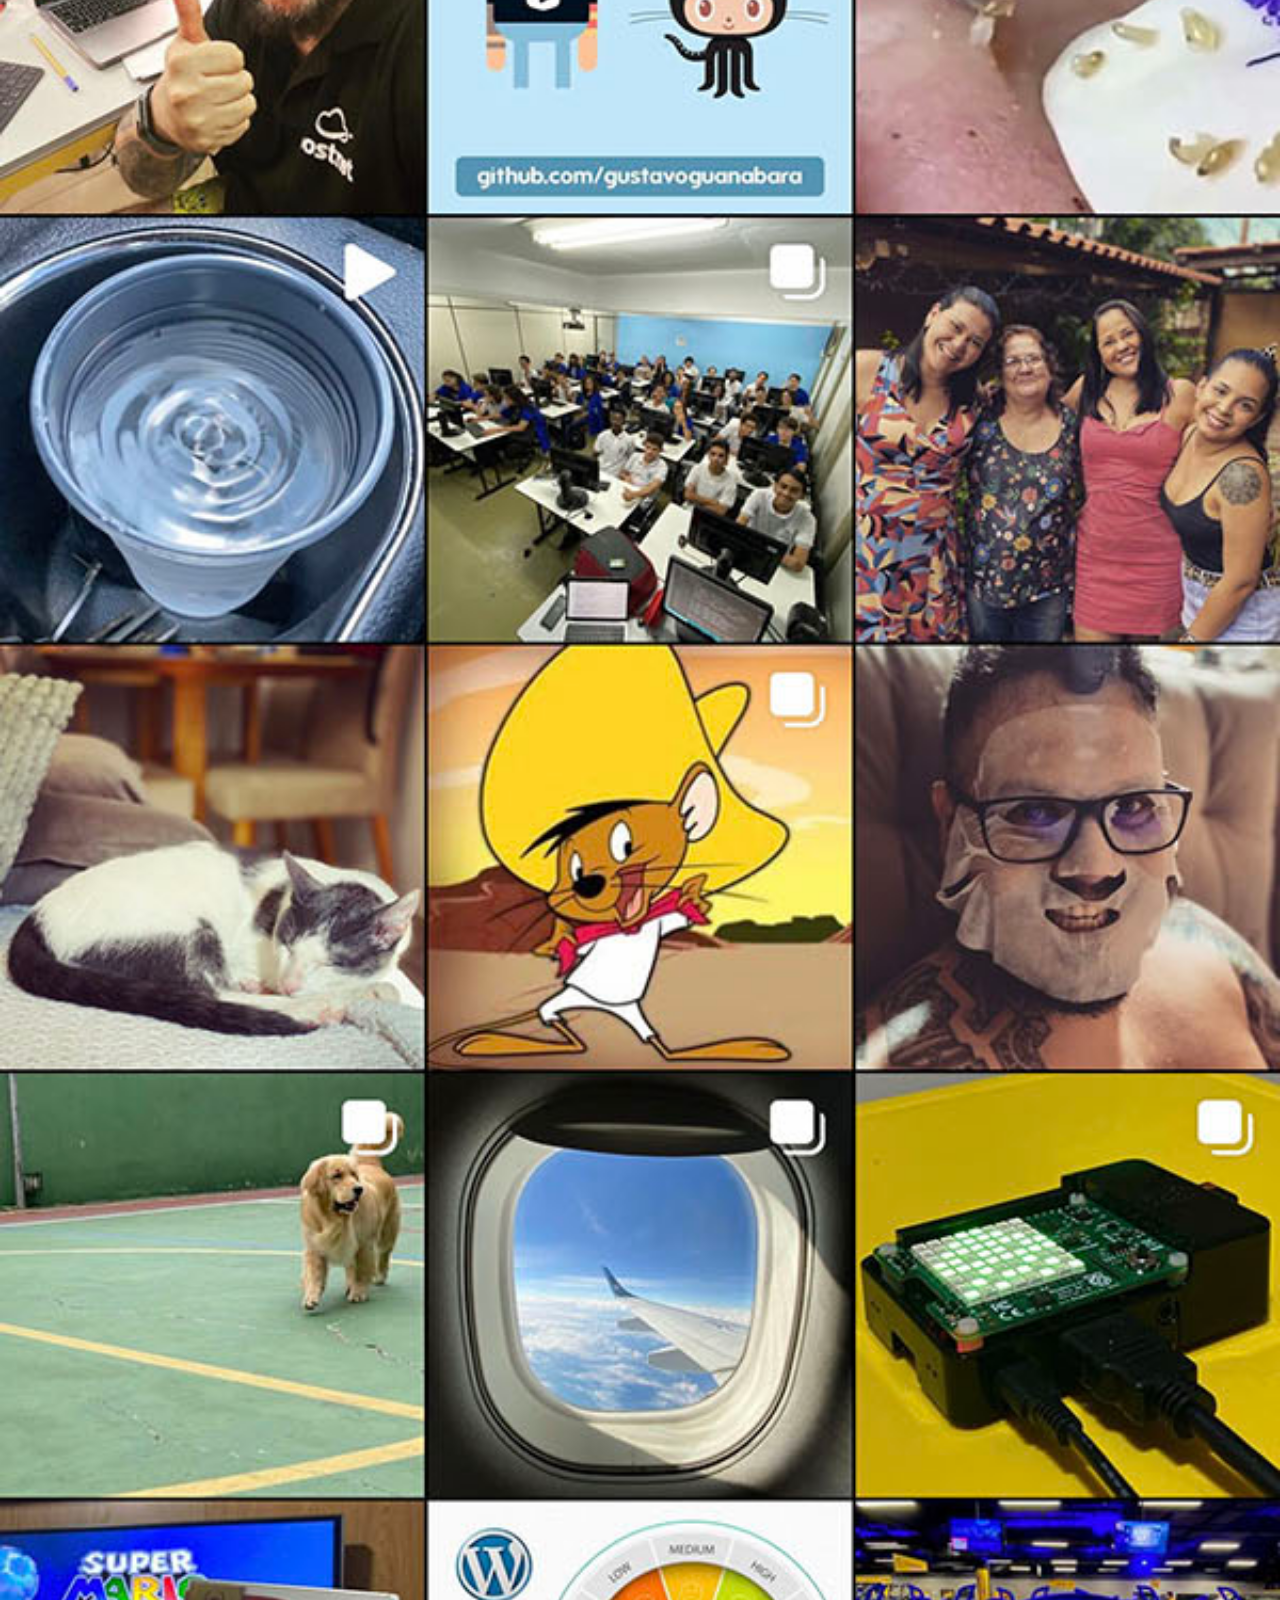
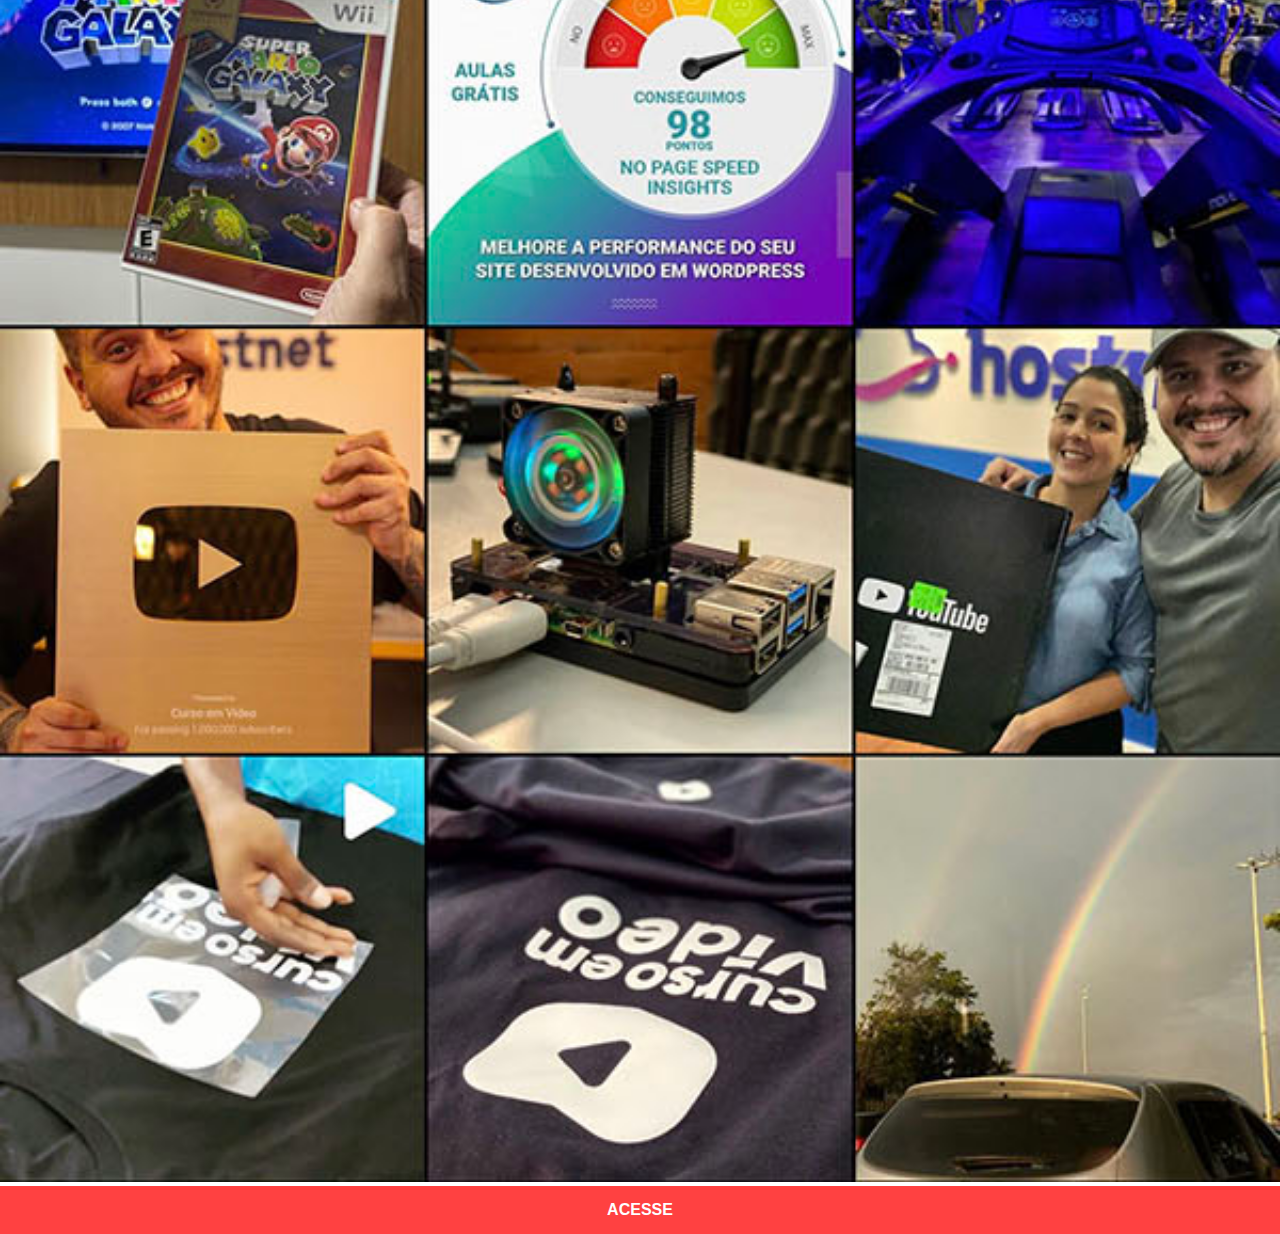
<file: instagram.html>
<!DOCTYPE html>
<html lang="pt-BR">
<head>
    <meta charset="UTF-8">
    <meta name="viewport" content="width=device-width, initial-scale=1.0">
    <title>Instragram</title>
    <link rel="stylesheet" href="estilos/social.css">
</head>
<body>
    <img src="imagens/tela-instagram.jpg" alt="Instragram">
    <a href="https://www.instagram.com/gustavoguanabara/" target="_blank">ACESSE</a>
</body>
</html>
</file>
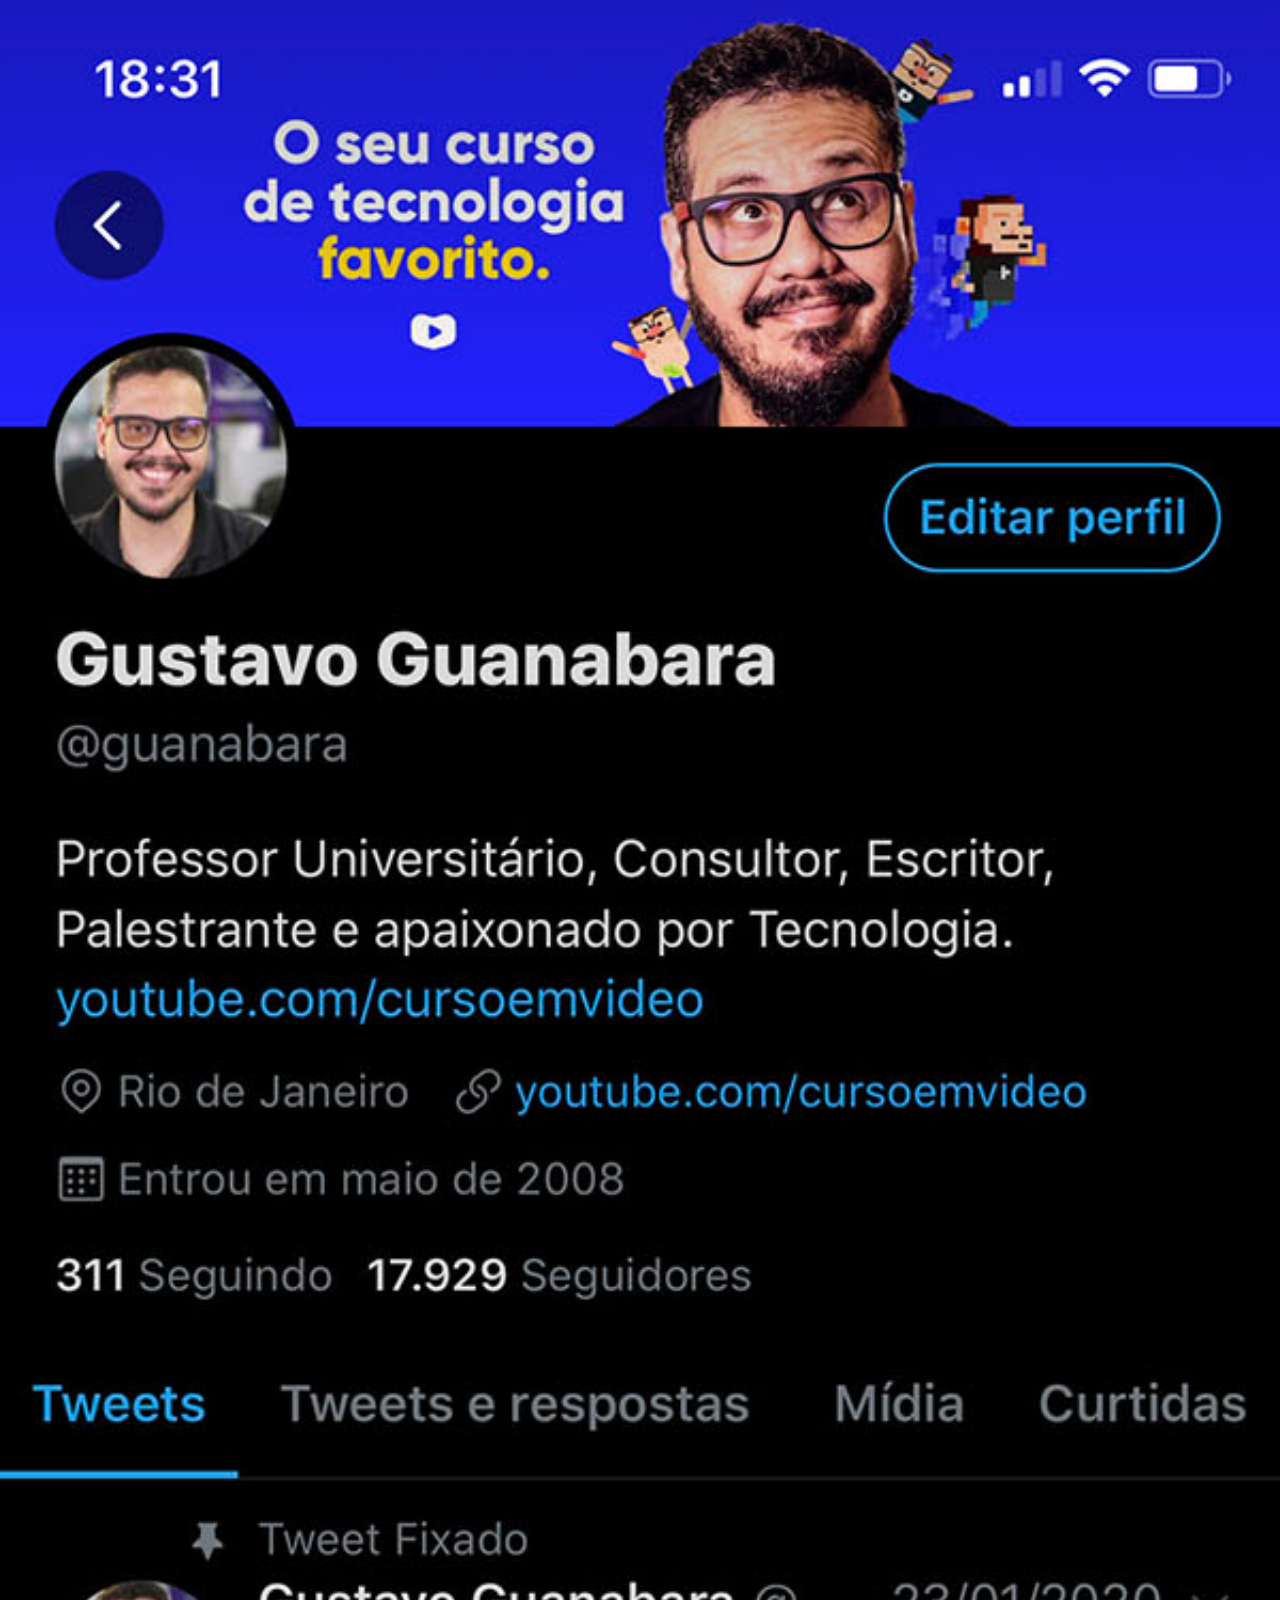
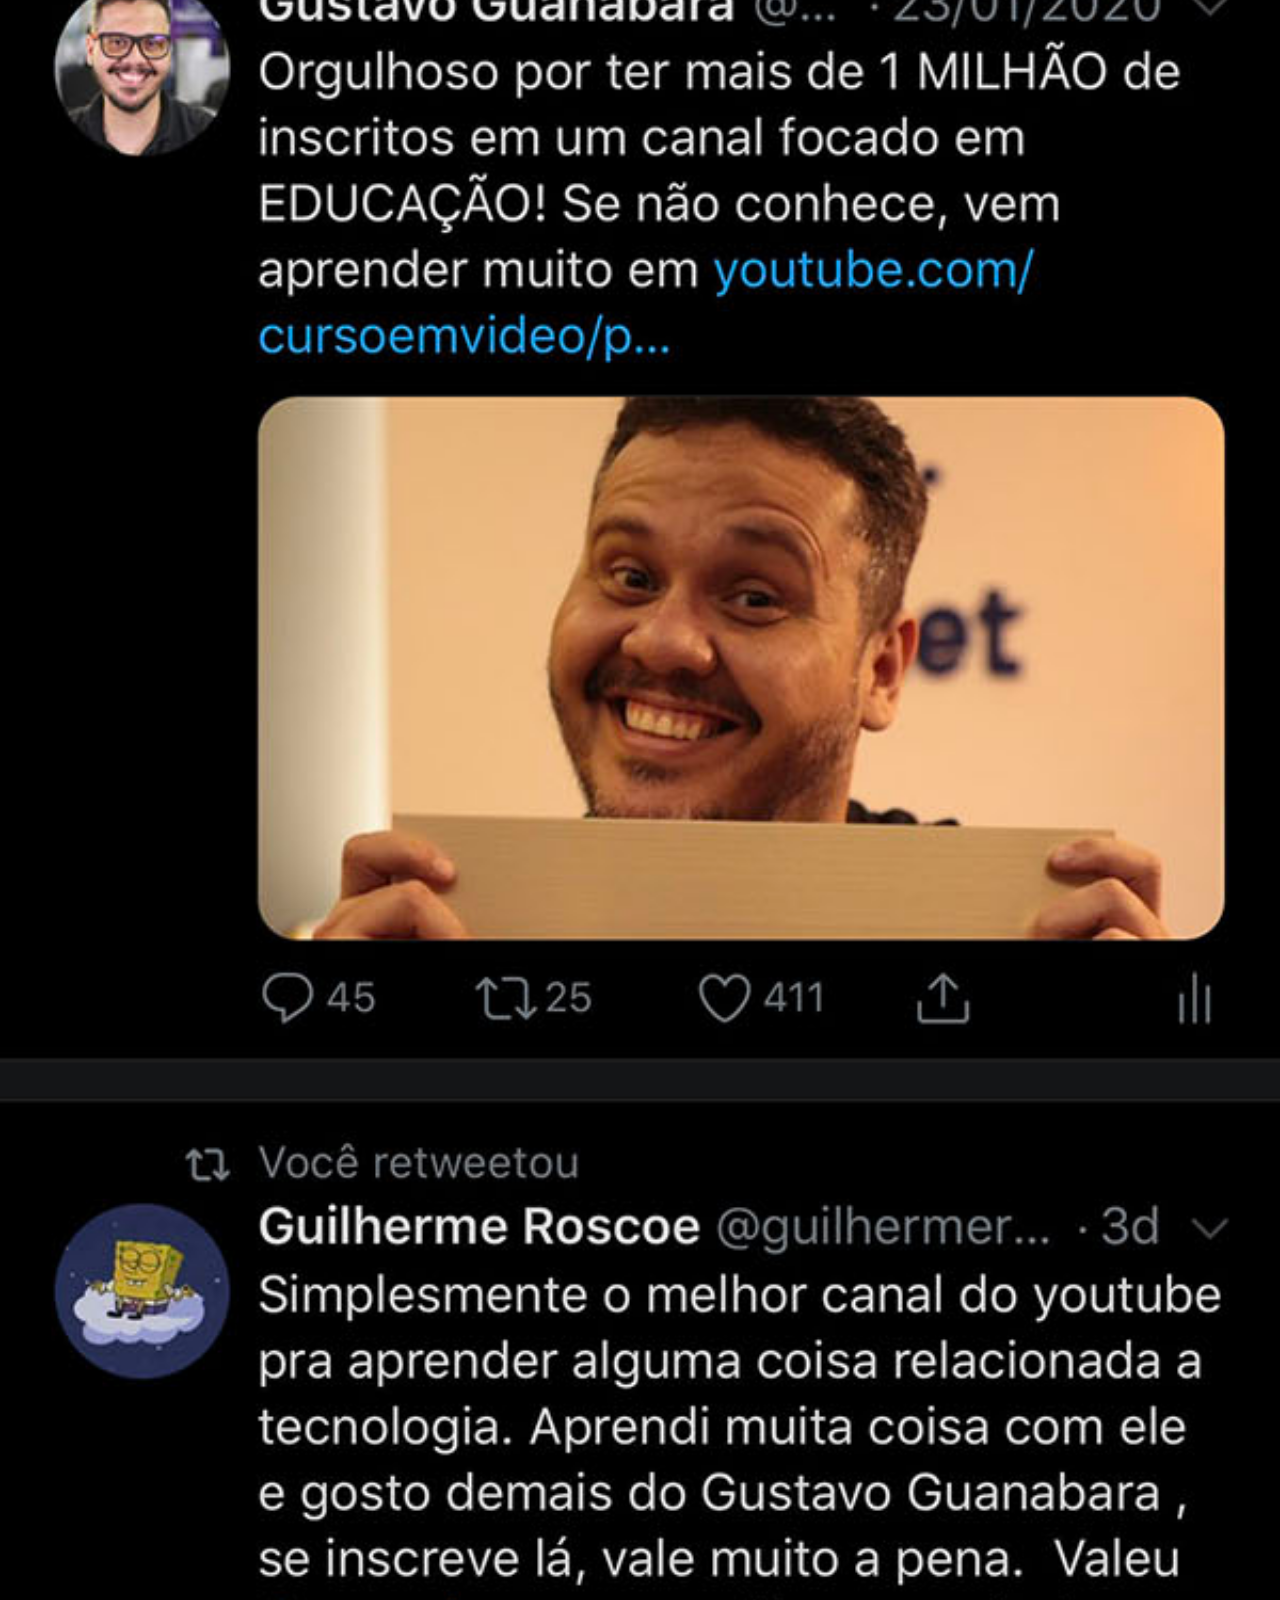
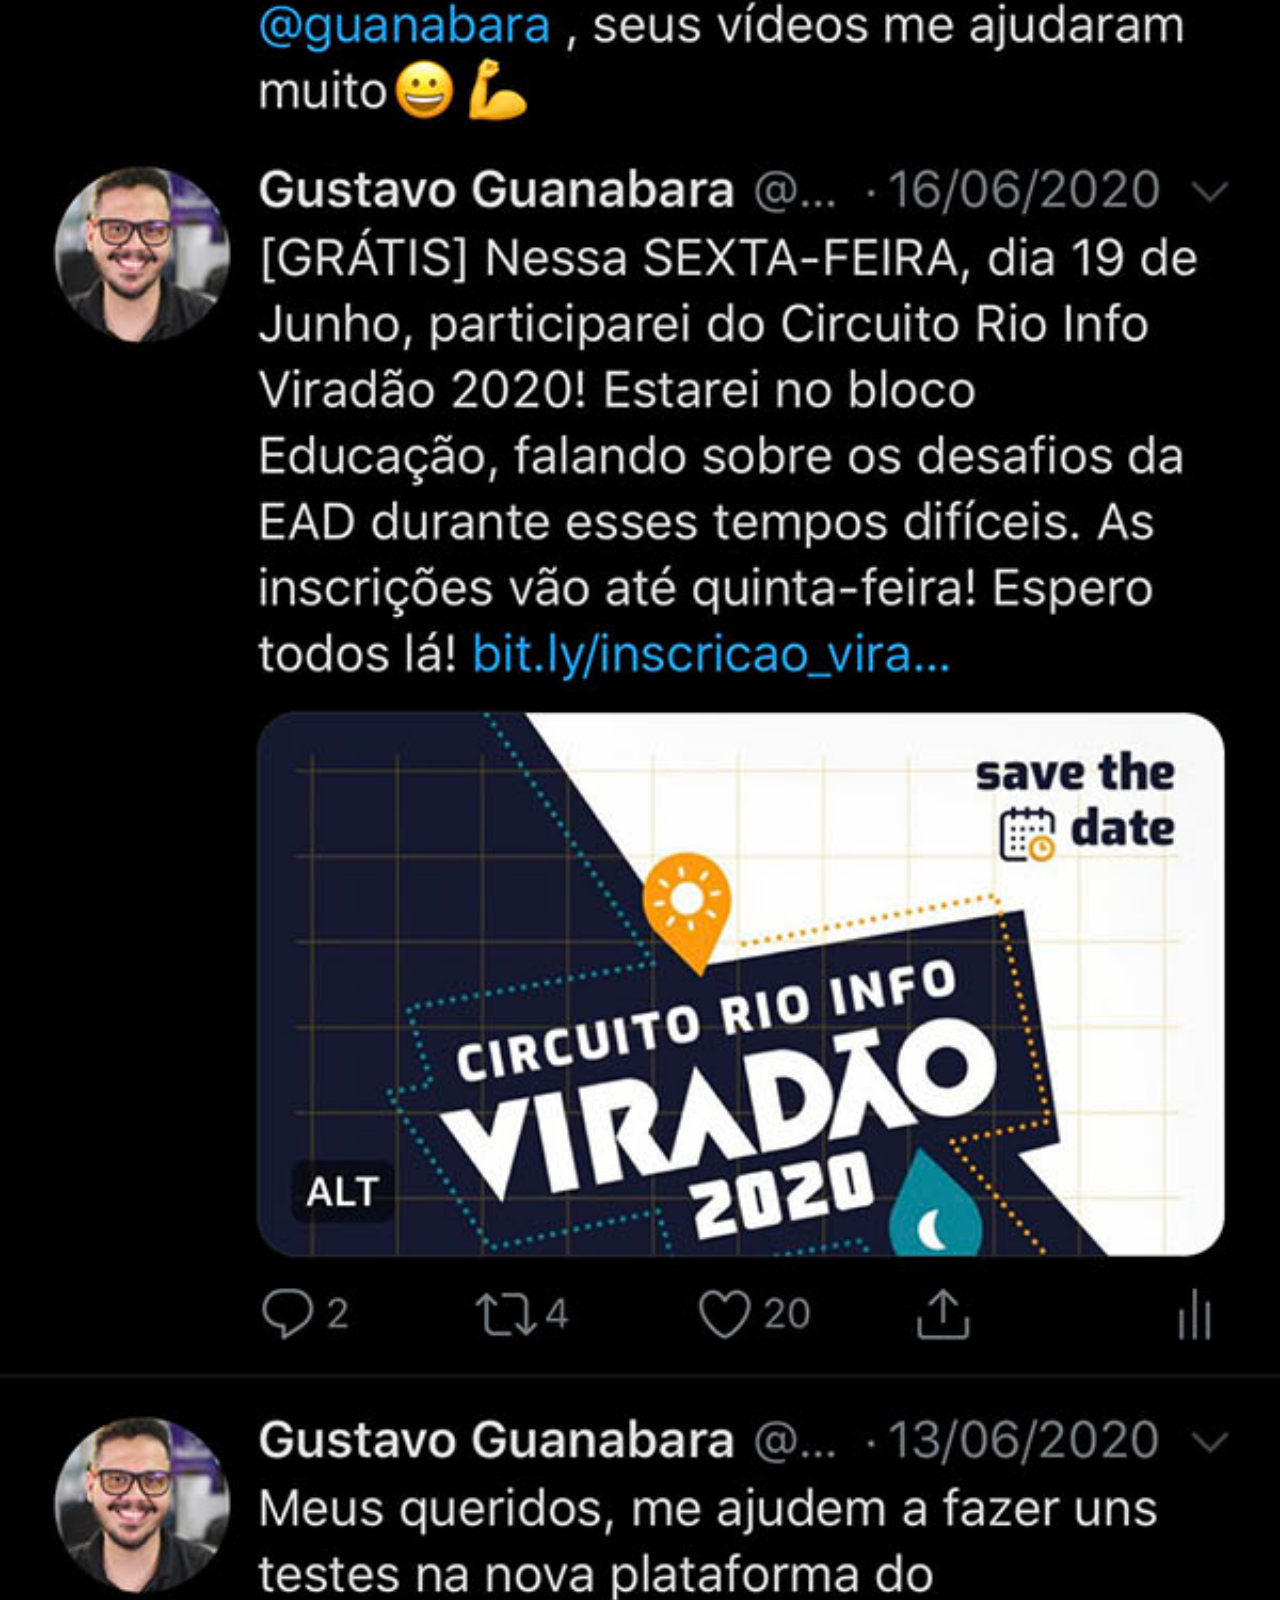
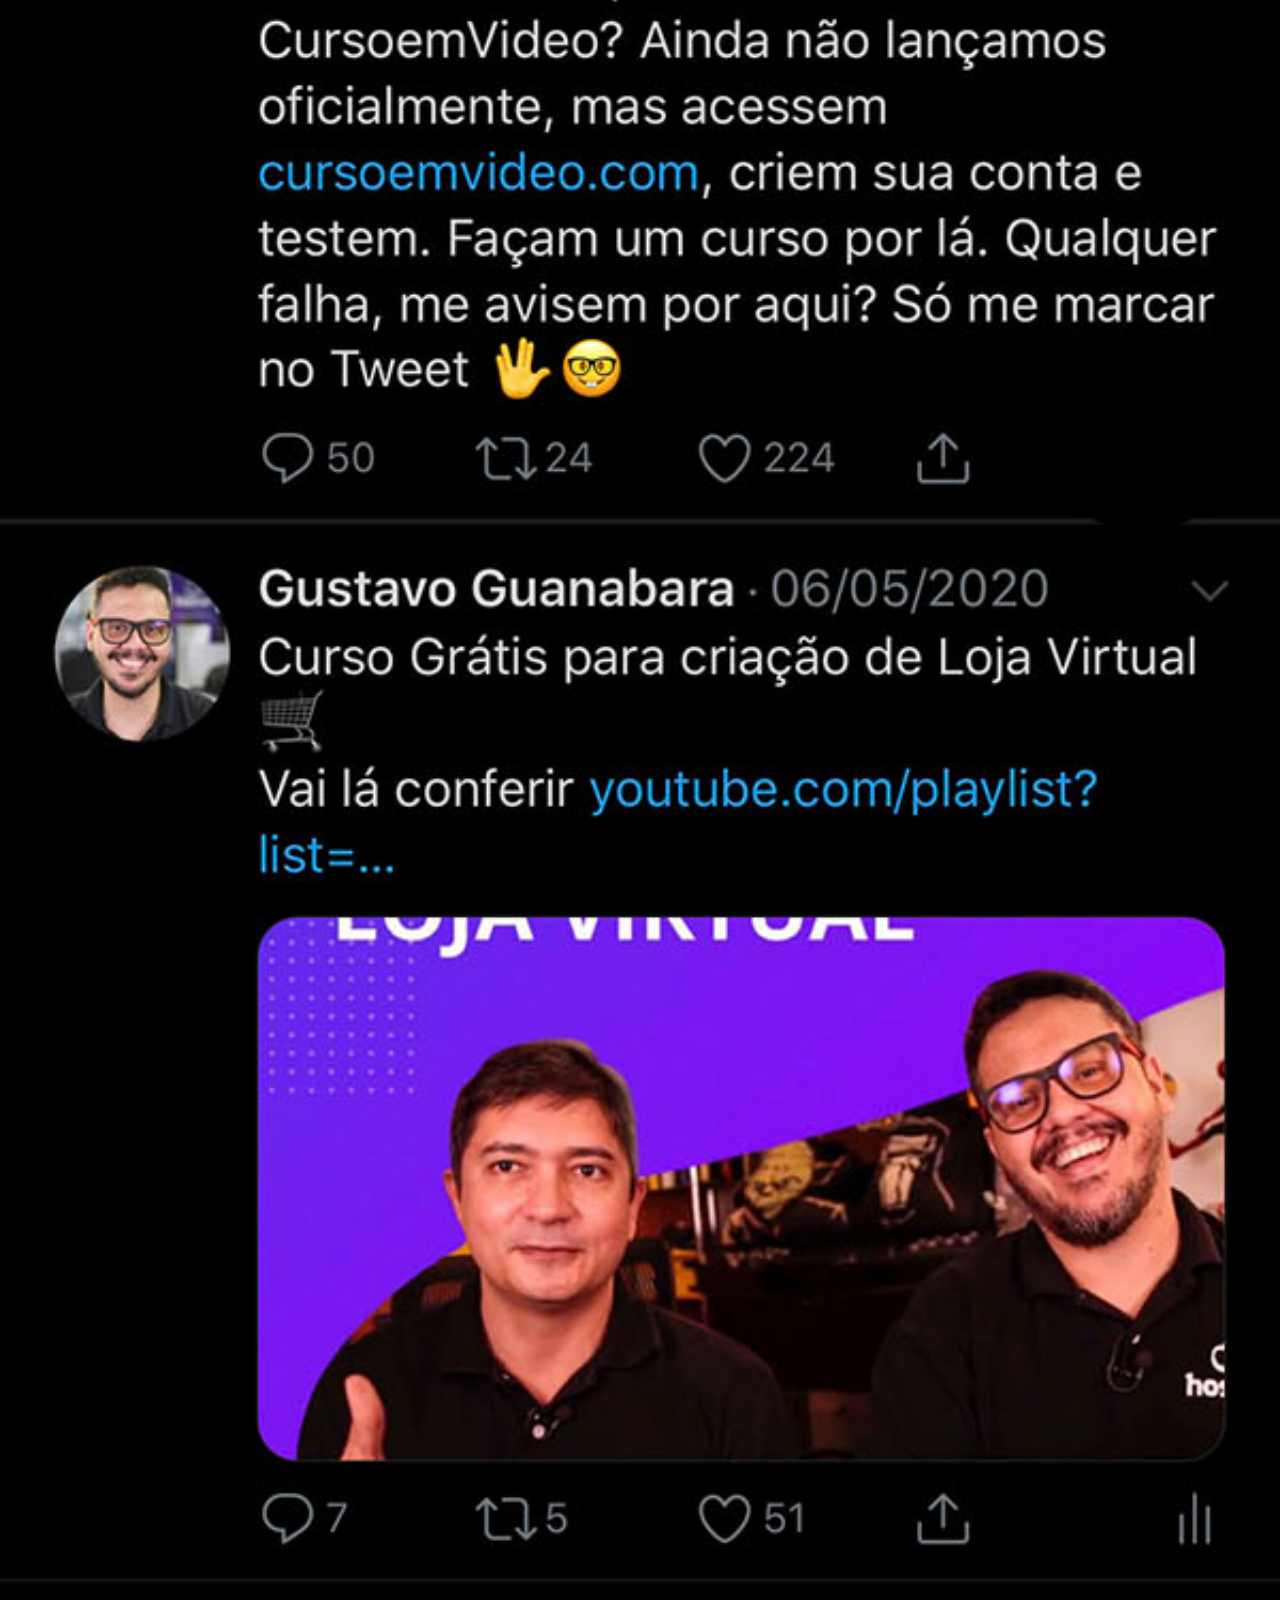
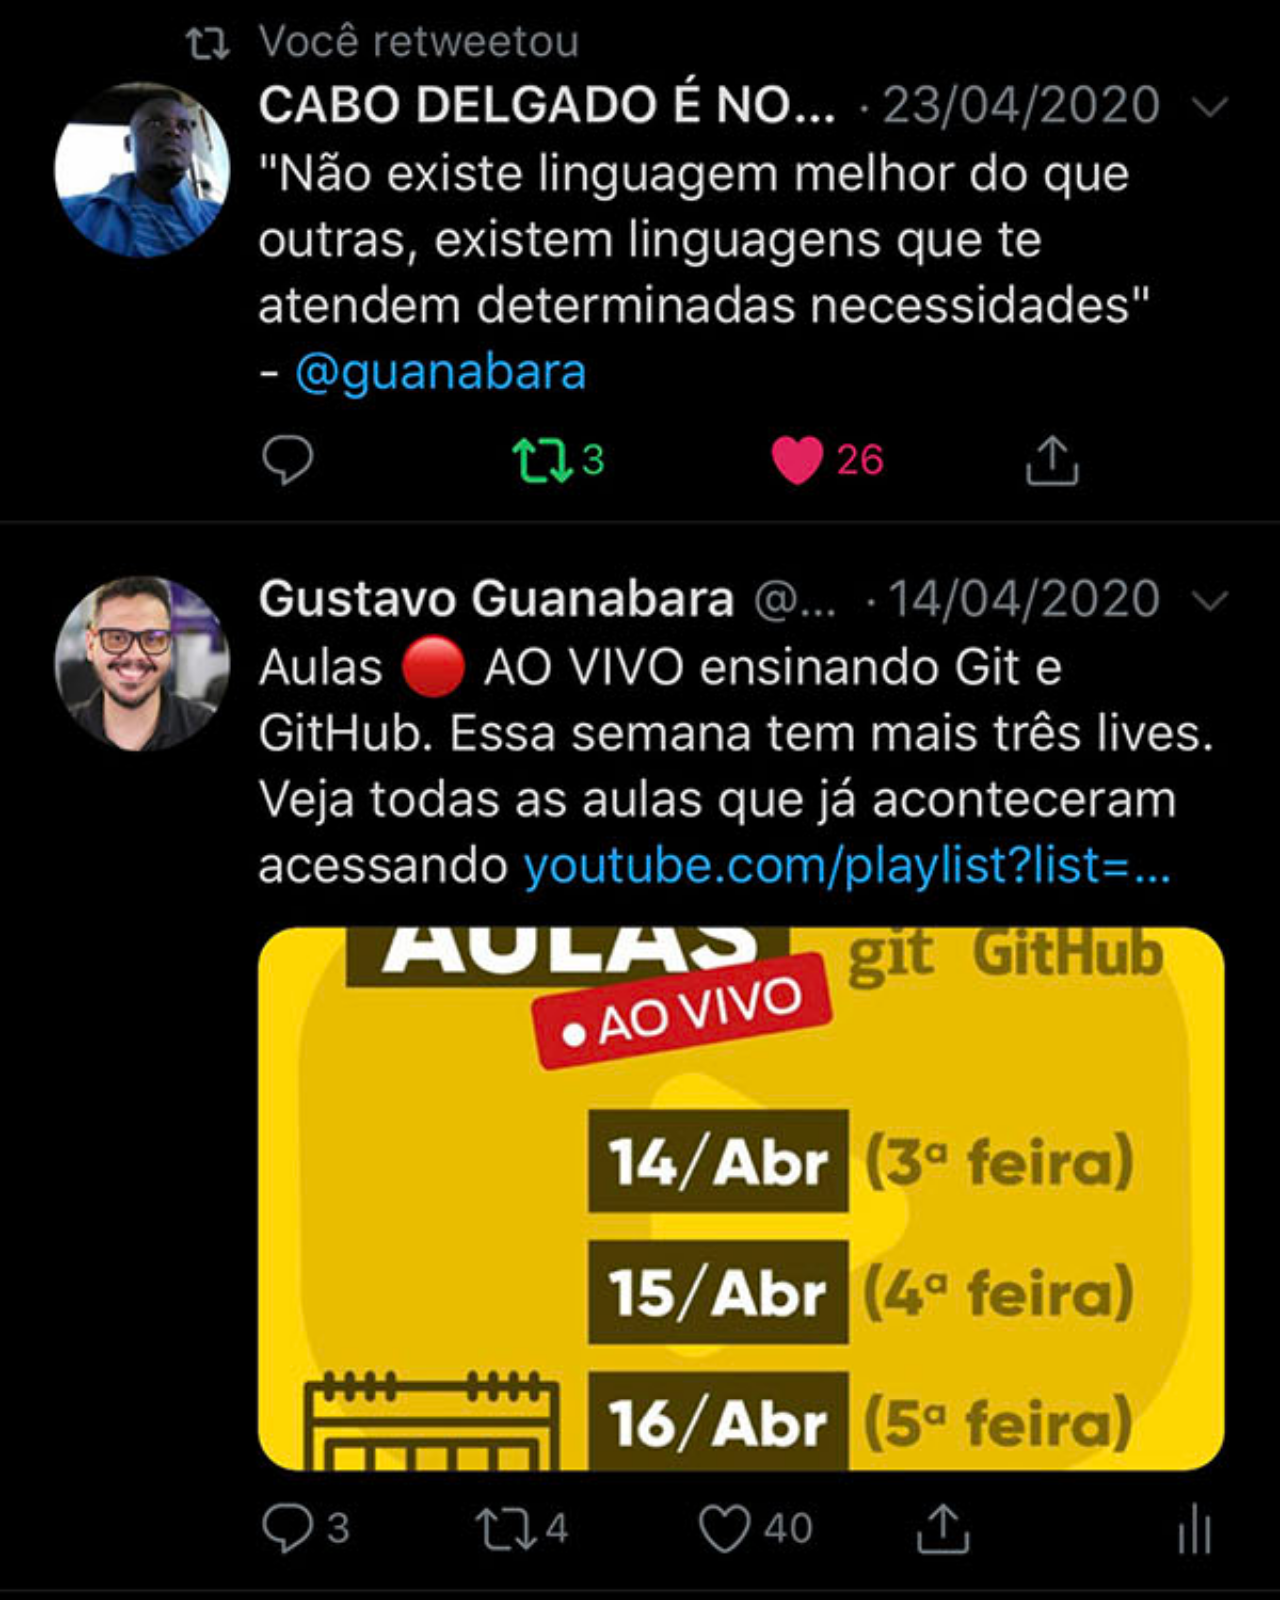
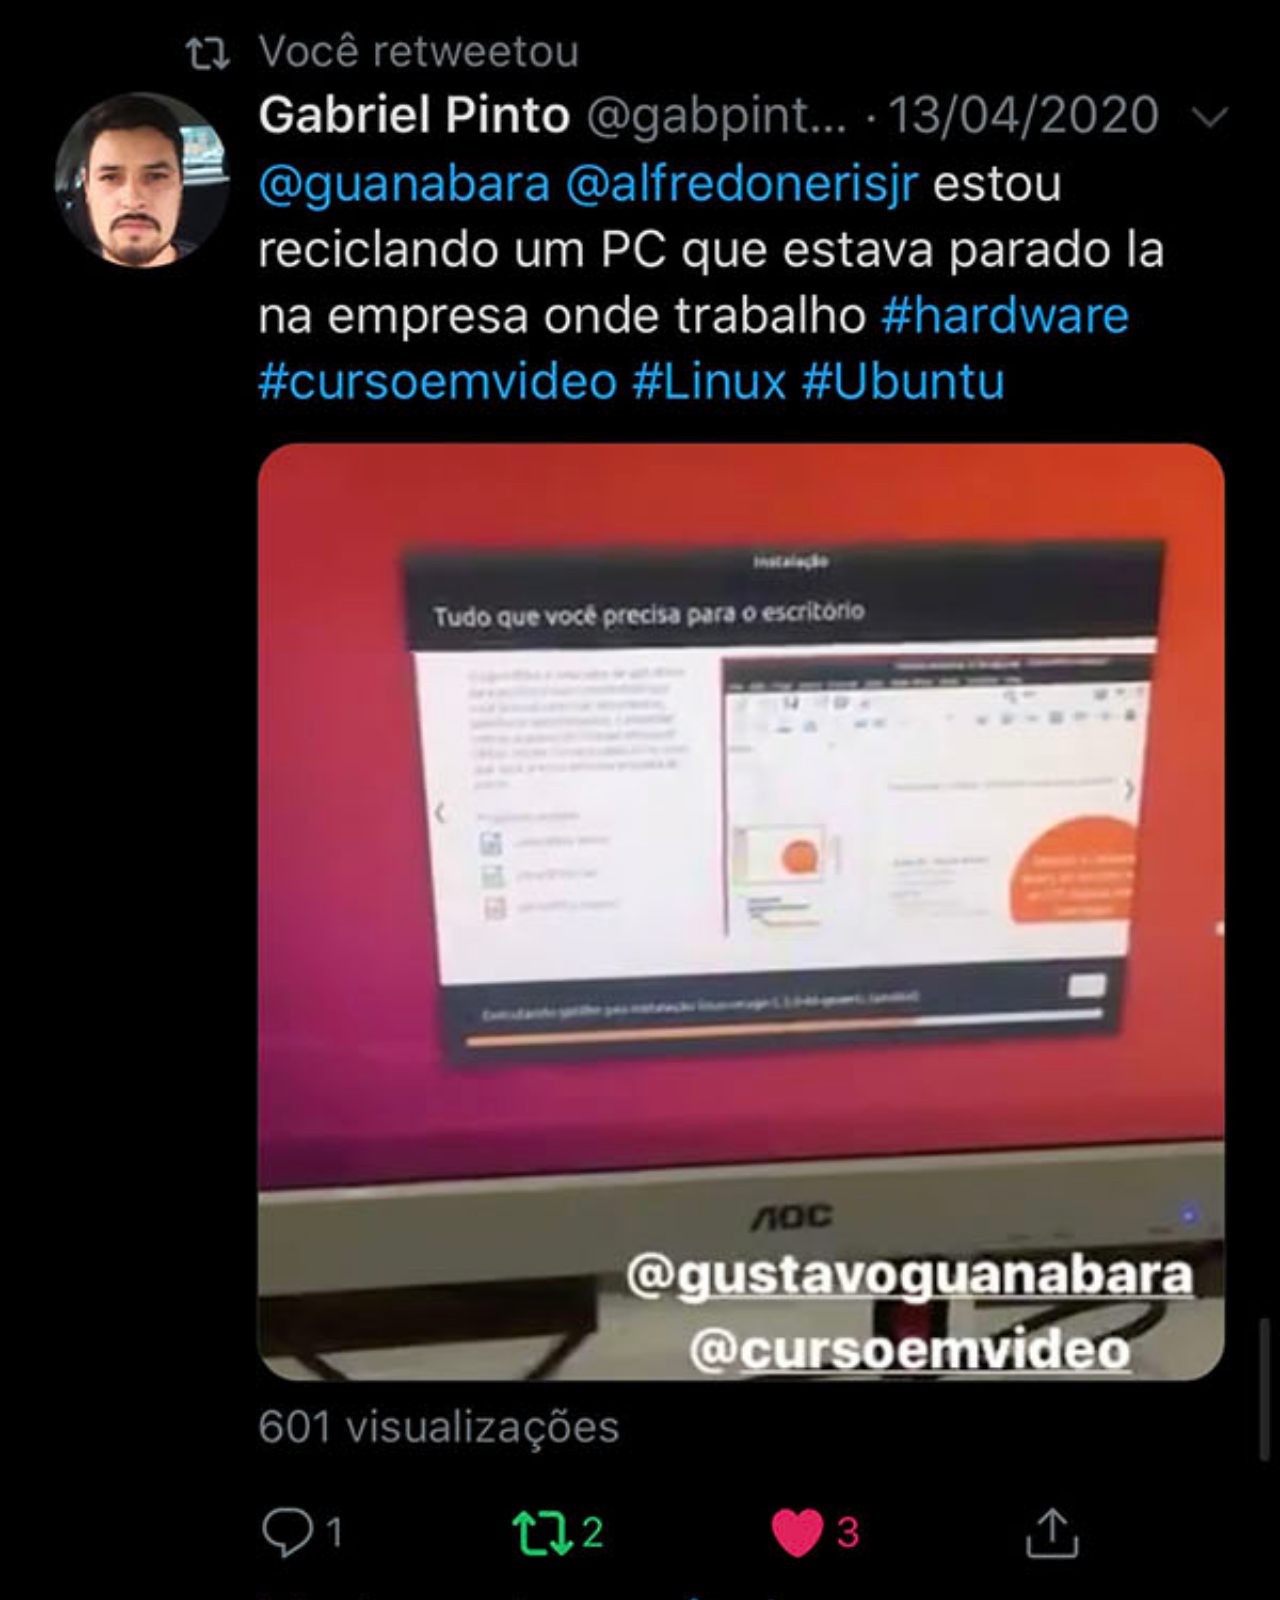
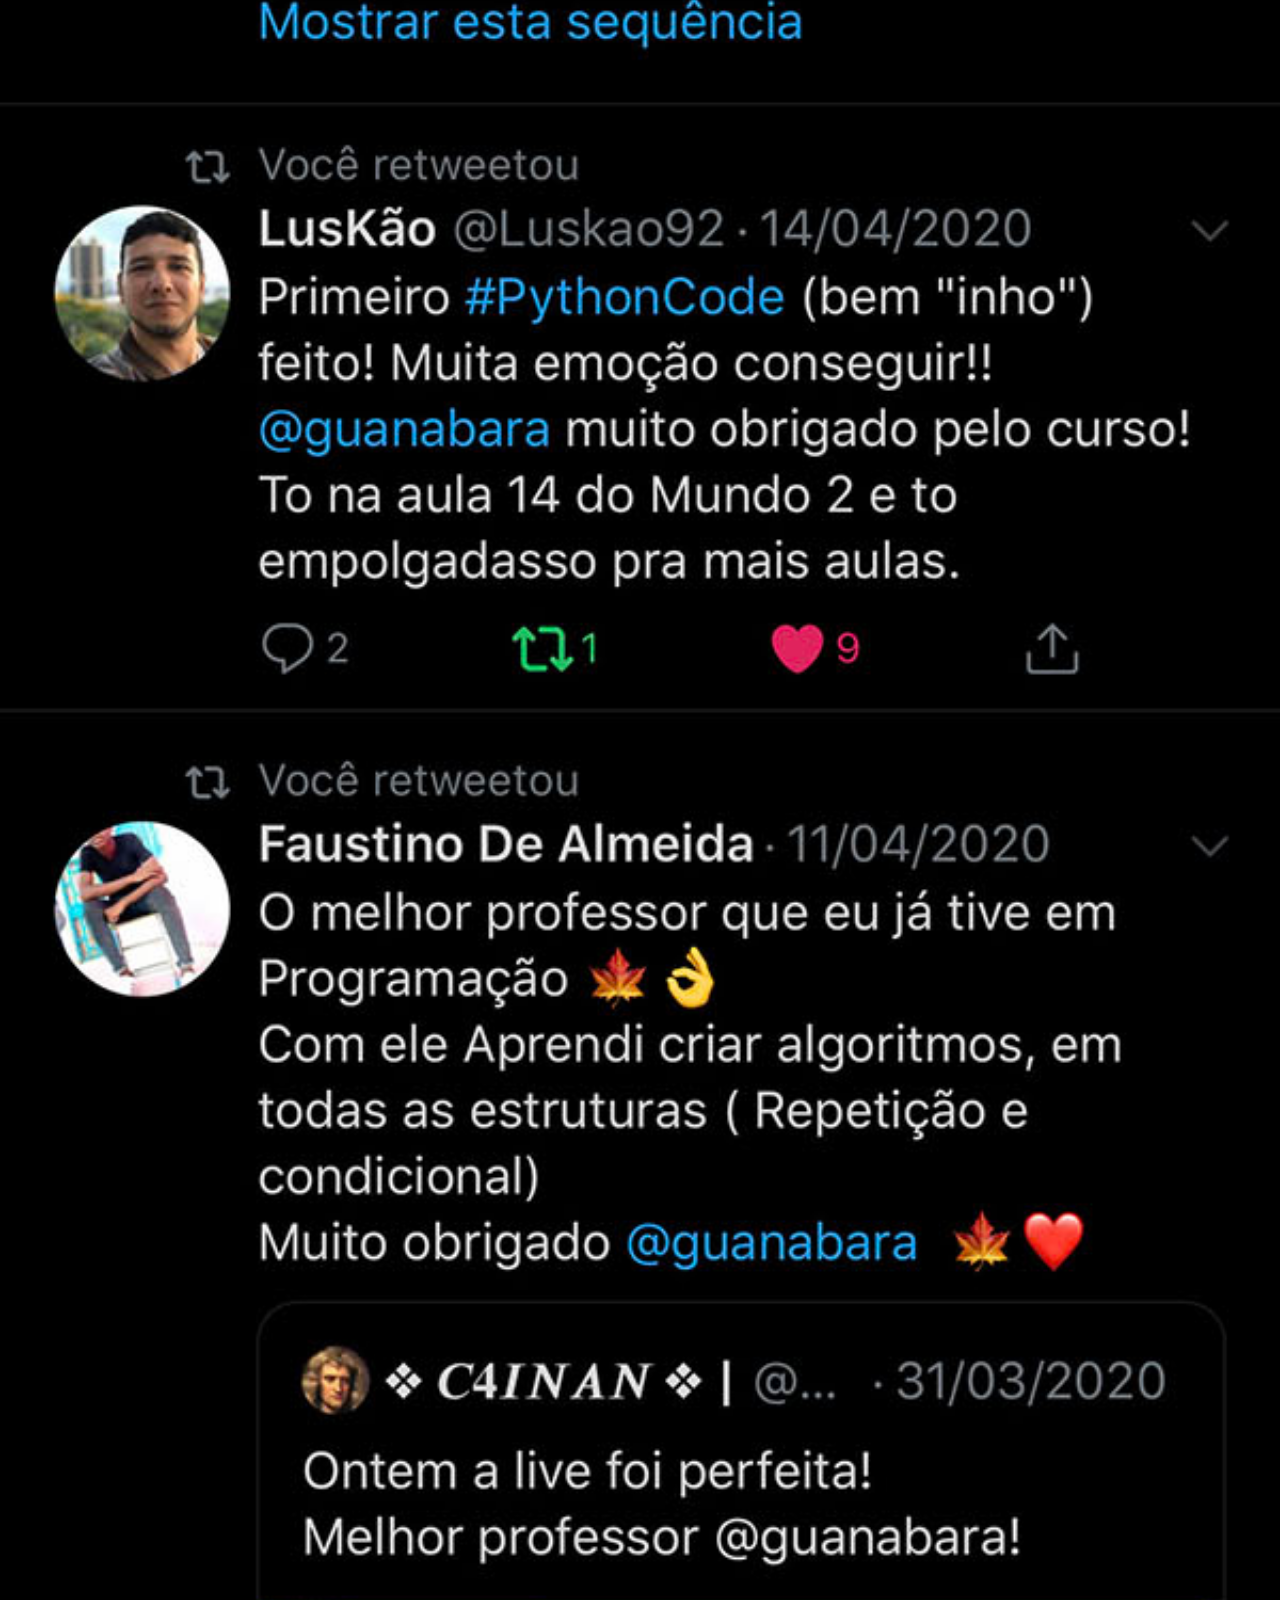
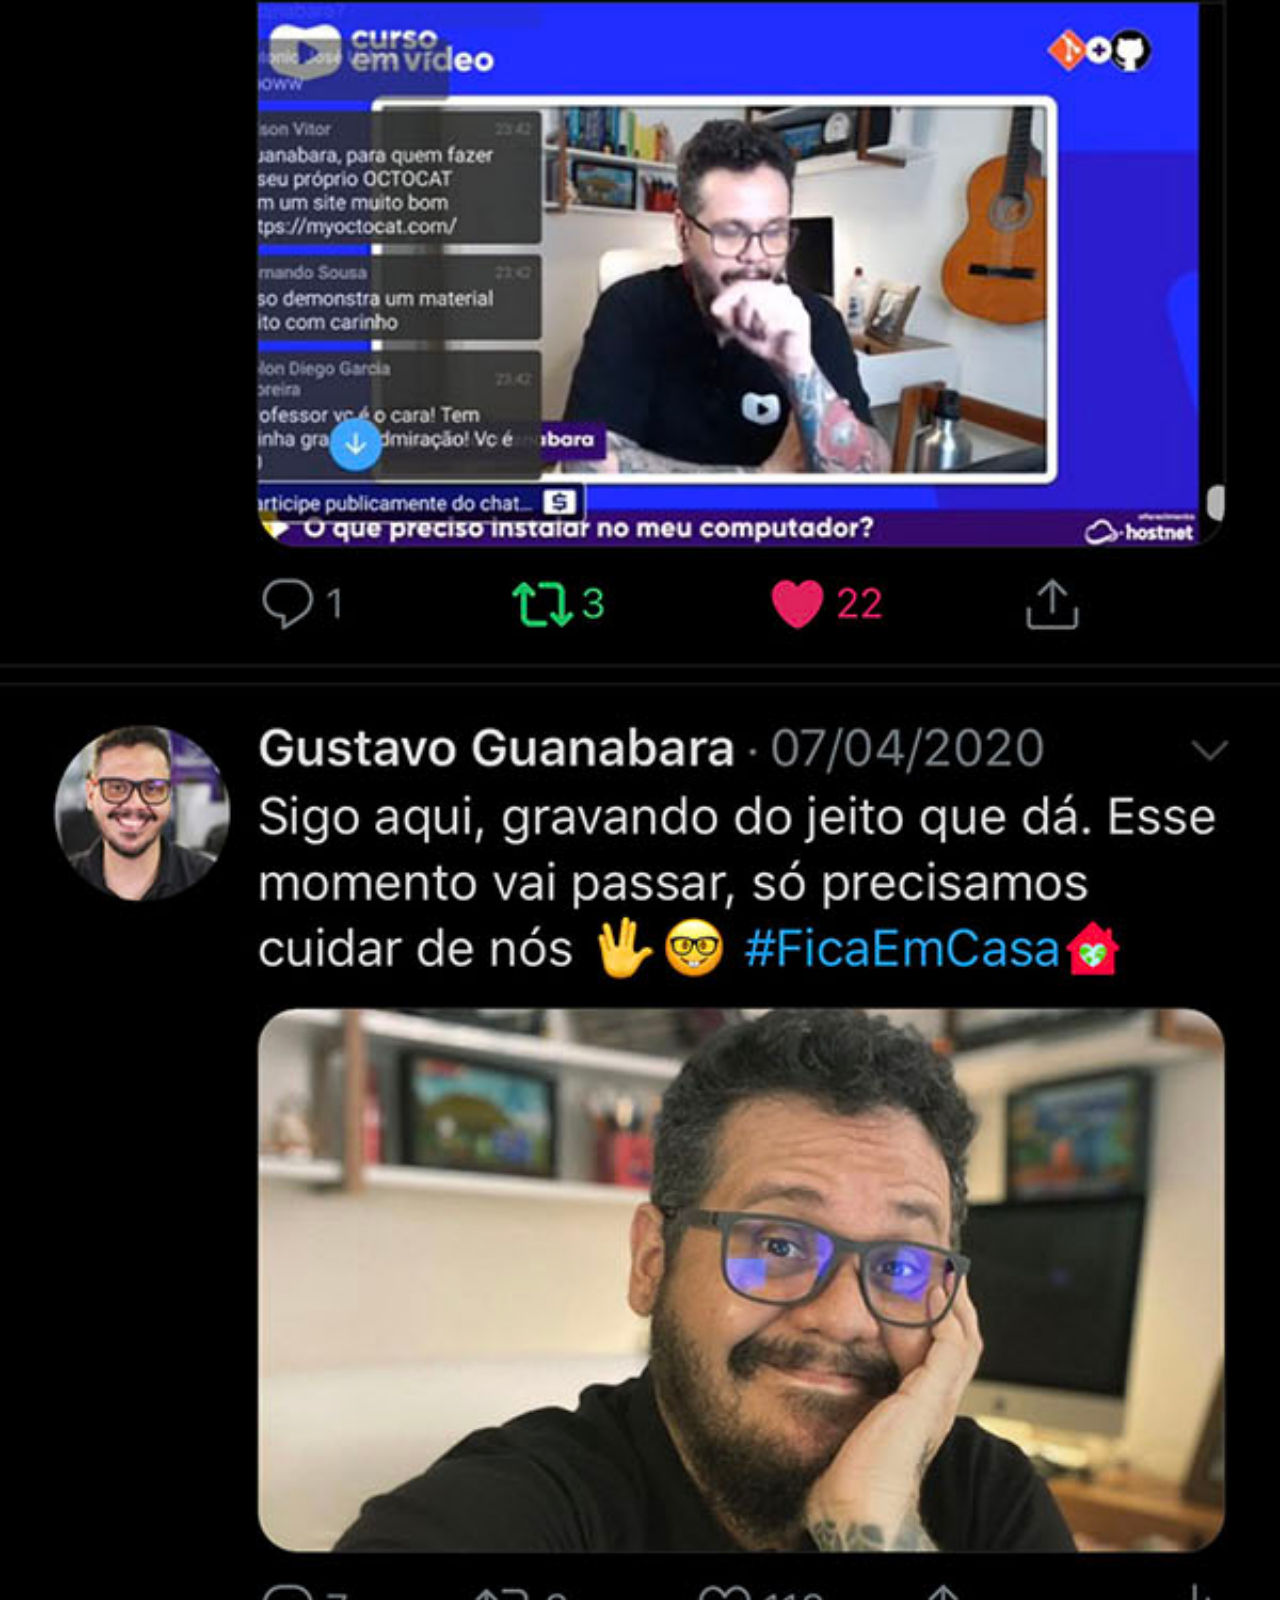
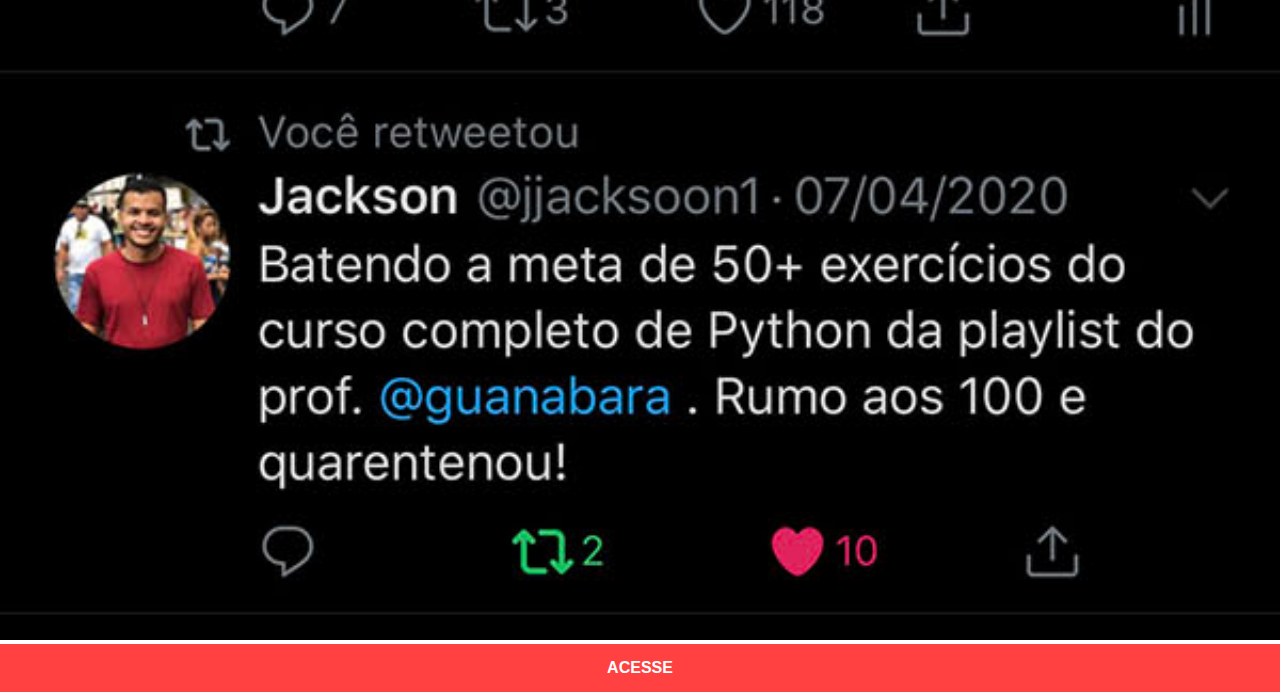
<file: twitter.html>
<!DOCTYPE html>
<html lang="pt-BR">
<head>
    <meta charset="UTF-8">
    <meta name="viewport" content="width=device-width, initial-scale=1.0">
    <title>Twitter</title>
    <link rel="stylesheet" href="estilos/social.css">
</head>
<body>
    <img src="imagens/tela-twitter.jpg" alt="Twitter">
    <a href="https://twitter.com/guanabara" target="_blank">ACESSE</a>
</body>
</html>
</file>
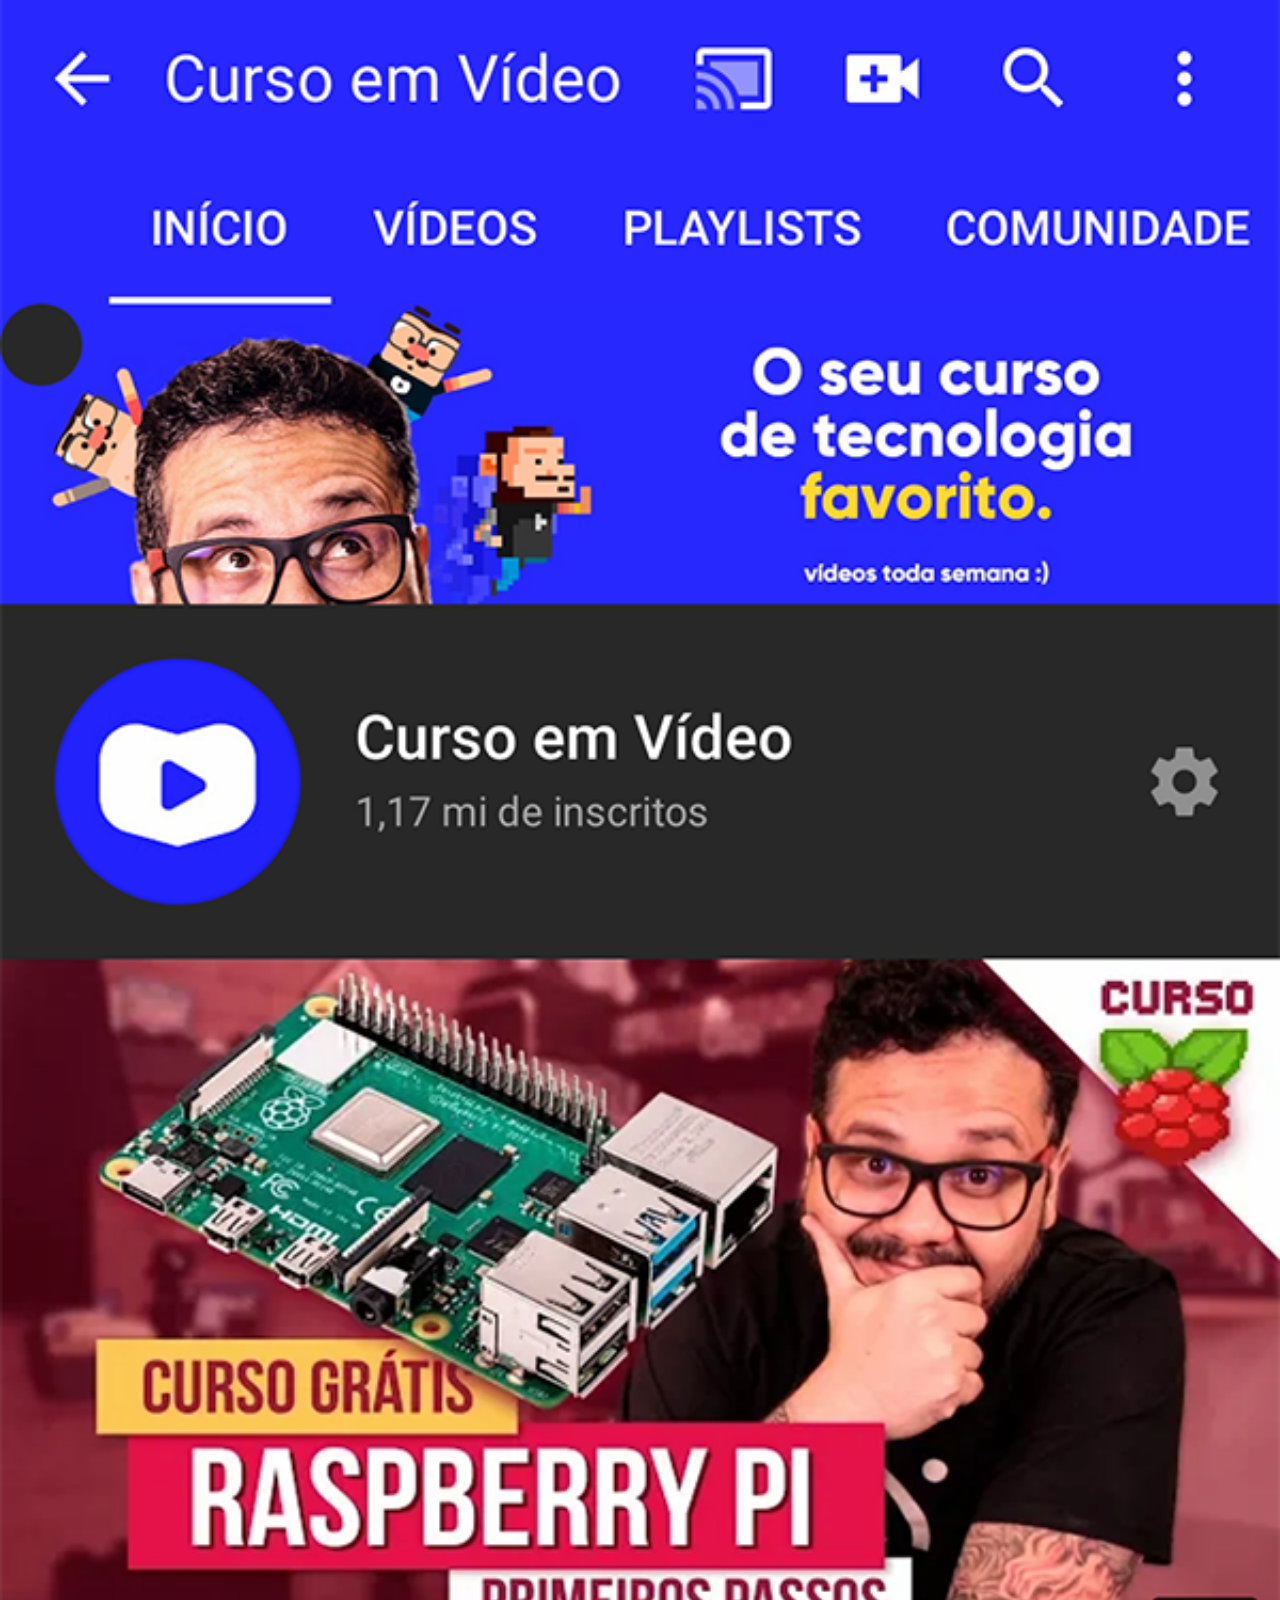
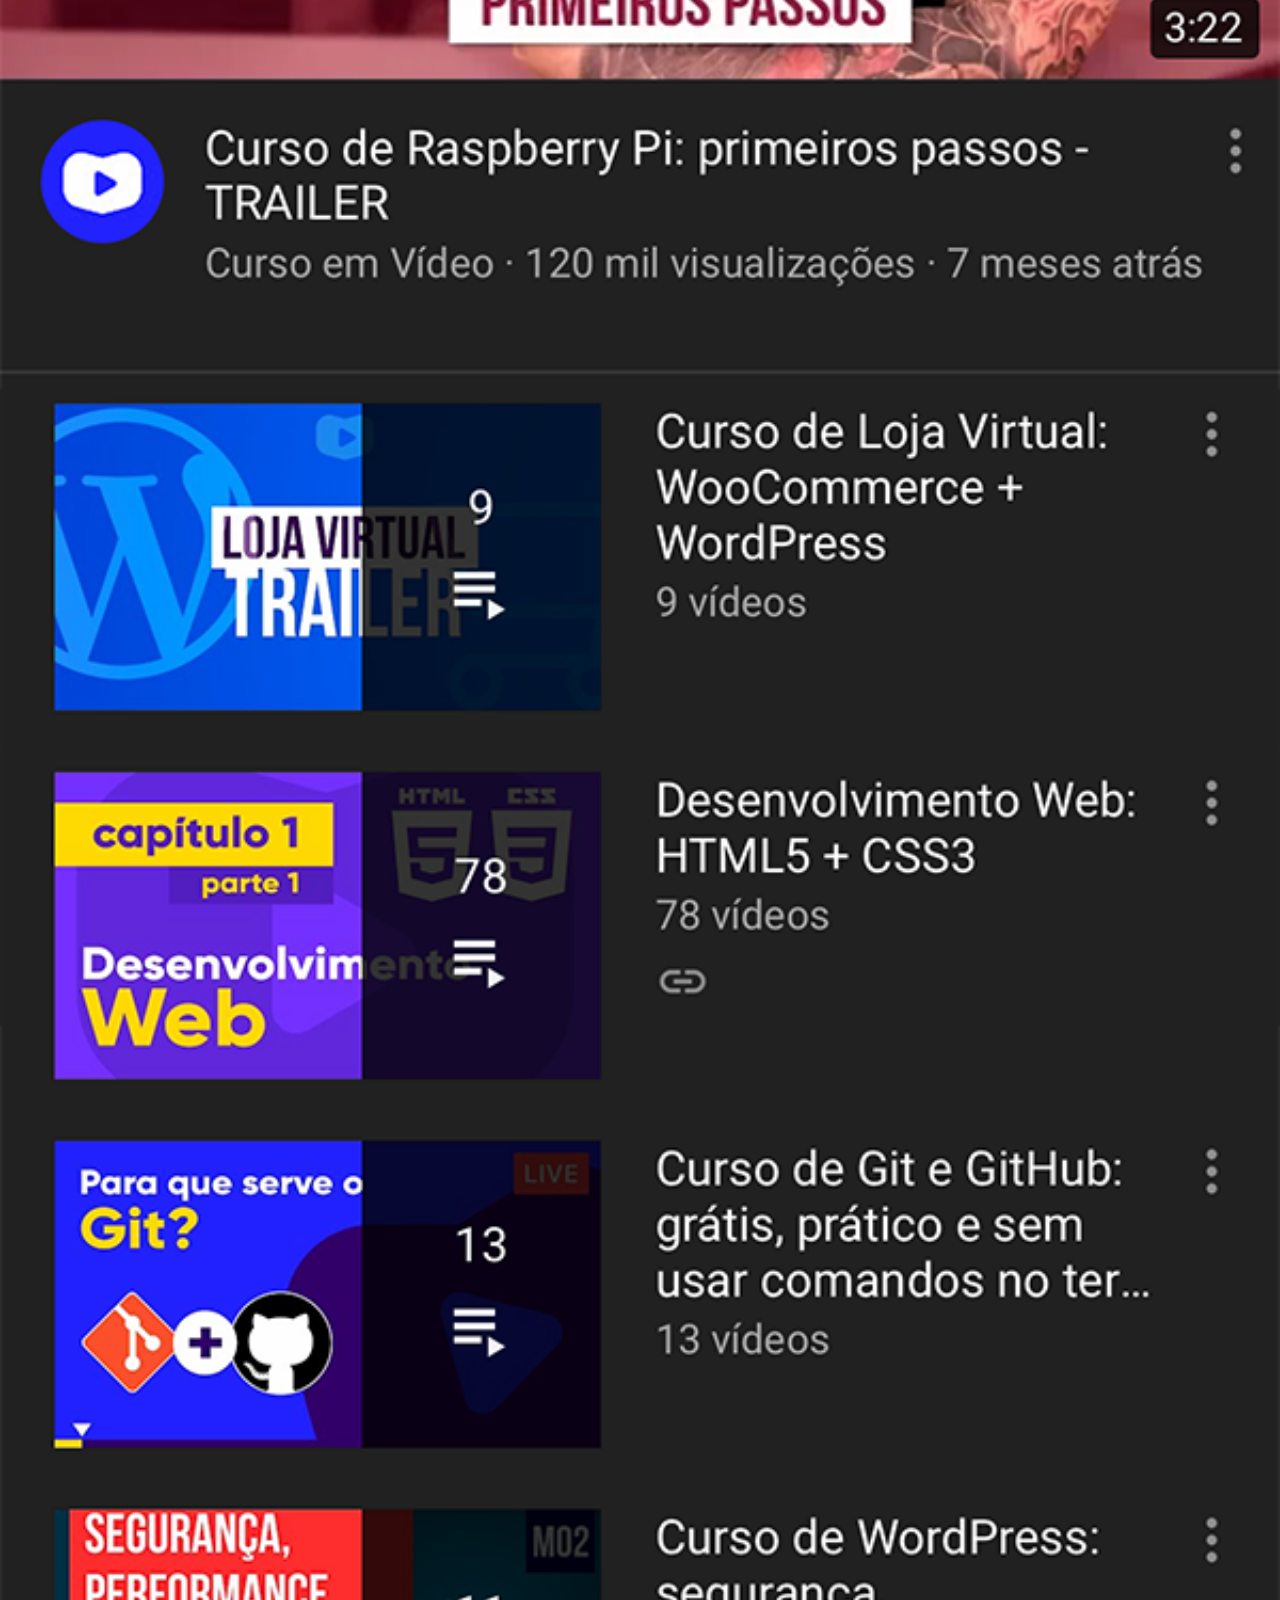
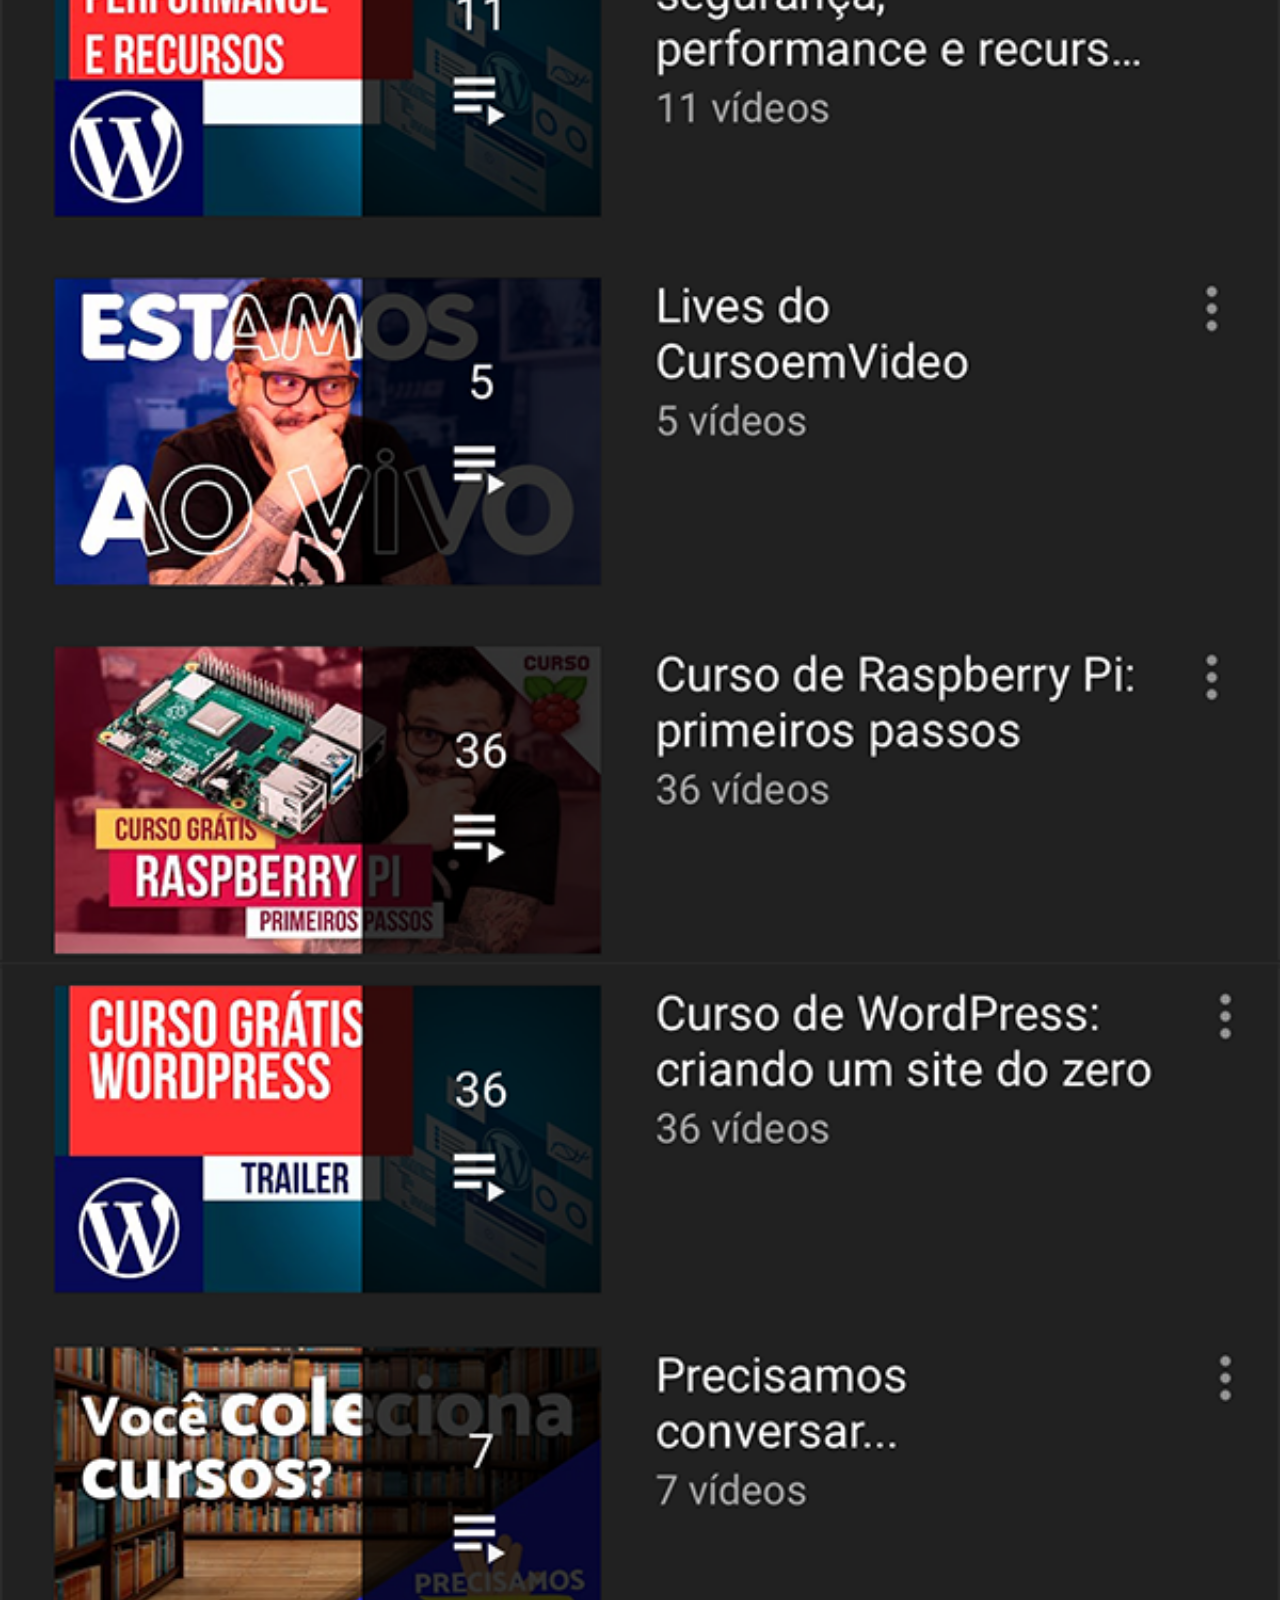
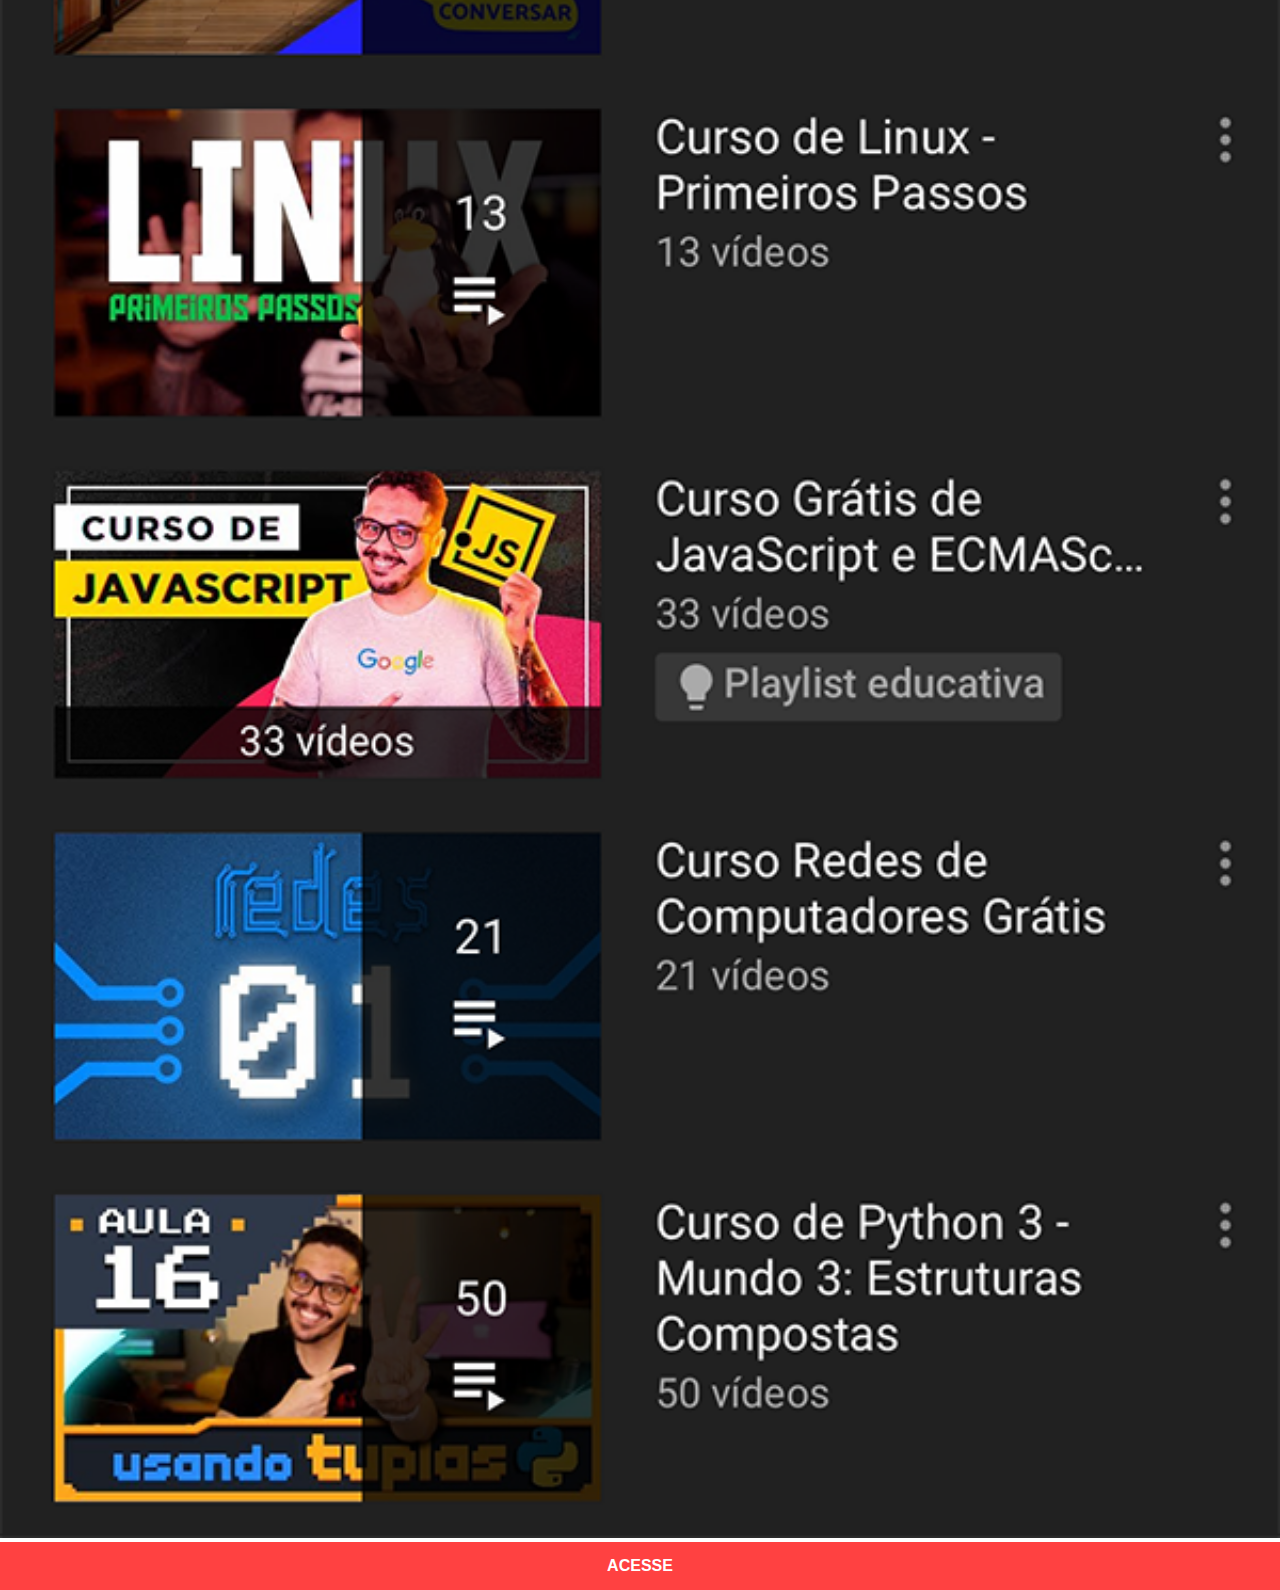
<file: youtube.html>
<!DOCTYPE html>
<html lang="pt-BR">
<head>
    <meta charset="UTF-8">
    <meta name="viewport" content="width=device-width, initial-scale=1.0">
    <title>YouTube</title>
    <link rel="stylesheet" href="estilos/social.css">
</head>
<body>
    <img src="imagens/tela-youtube.png" alt="YouTube">
    <a href="https://www.youtube.com/results?search_query=curso+em+video" target="_blank">ACESSE</a>
</body>
</html>
</file>
<file: estilos/style.css>
@charset "UTF-8";
*{
    margin: 0px;
    padding: 0px;
}
html,body{
    height: 100vh;
    width: 100vw;
    background-color: black;
}
body{
   background: url('../imagens/fundo-madeira.jpg') no-repeat;
   background-position: center;
   background-position: top;
   background-size: cover;
   background-attachment: fixed;
}
main{
    height: 100vh;
    position: relative;
}
#telefone{
    position: absolute;
    background: url('../imagens/frame-iphone.png') no-repeat;
    top: 50%;
    left: 50%;
    transform: translate(-50%,-50%);
    height: 627px;
    width: 310px;
}
#tela{
    position: relative;
    top: 80px;
    left: 22px;
    width: 265px;
    height: 469px;
}
#redes-sociais{
    text-align: right;
}
#redes-sociais img{
    width: 50px;
    margin: 8px;
    border-radius: 50%;
    box-shadow: 2px 1px rgba(0, 0, 0, 0.603);
    box-sizing: border-box;
}
#redes-sociais img:hover{
    border: 2px solid rgba(255, 255, 255, 0.596);
    transition: border 2s;
}
</file>
<file: estilos/social.css>
@charset "UTF-8";
*{
    margin: 0px;
    padding: 0px;
    font-family: Arial, Helvetica, sans-serif;
}
::-webkit-scrollbar{
    width: 0px;
    height: 0px;
}
img{
    width: 100vw;
}
a{
    display: block;
    color: white;
    background-color: rgba(255, 0, 0, 0.747);
    padding: 15px;
    font-weight: bolder;
    text-align: center;
    text-decoration: none;
}
a:hover{
    background-color: red;
}
</file>
